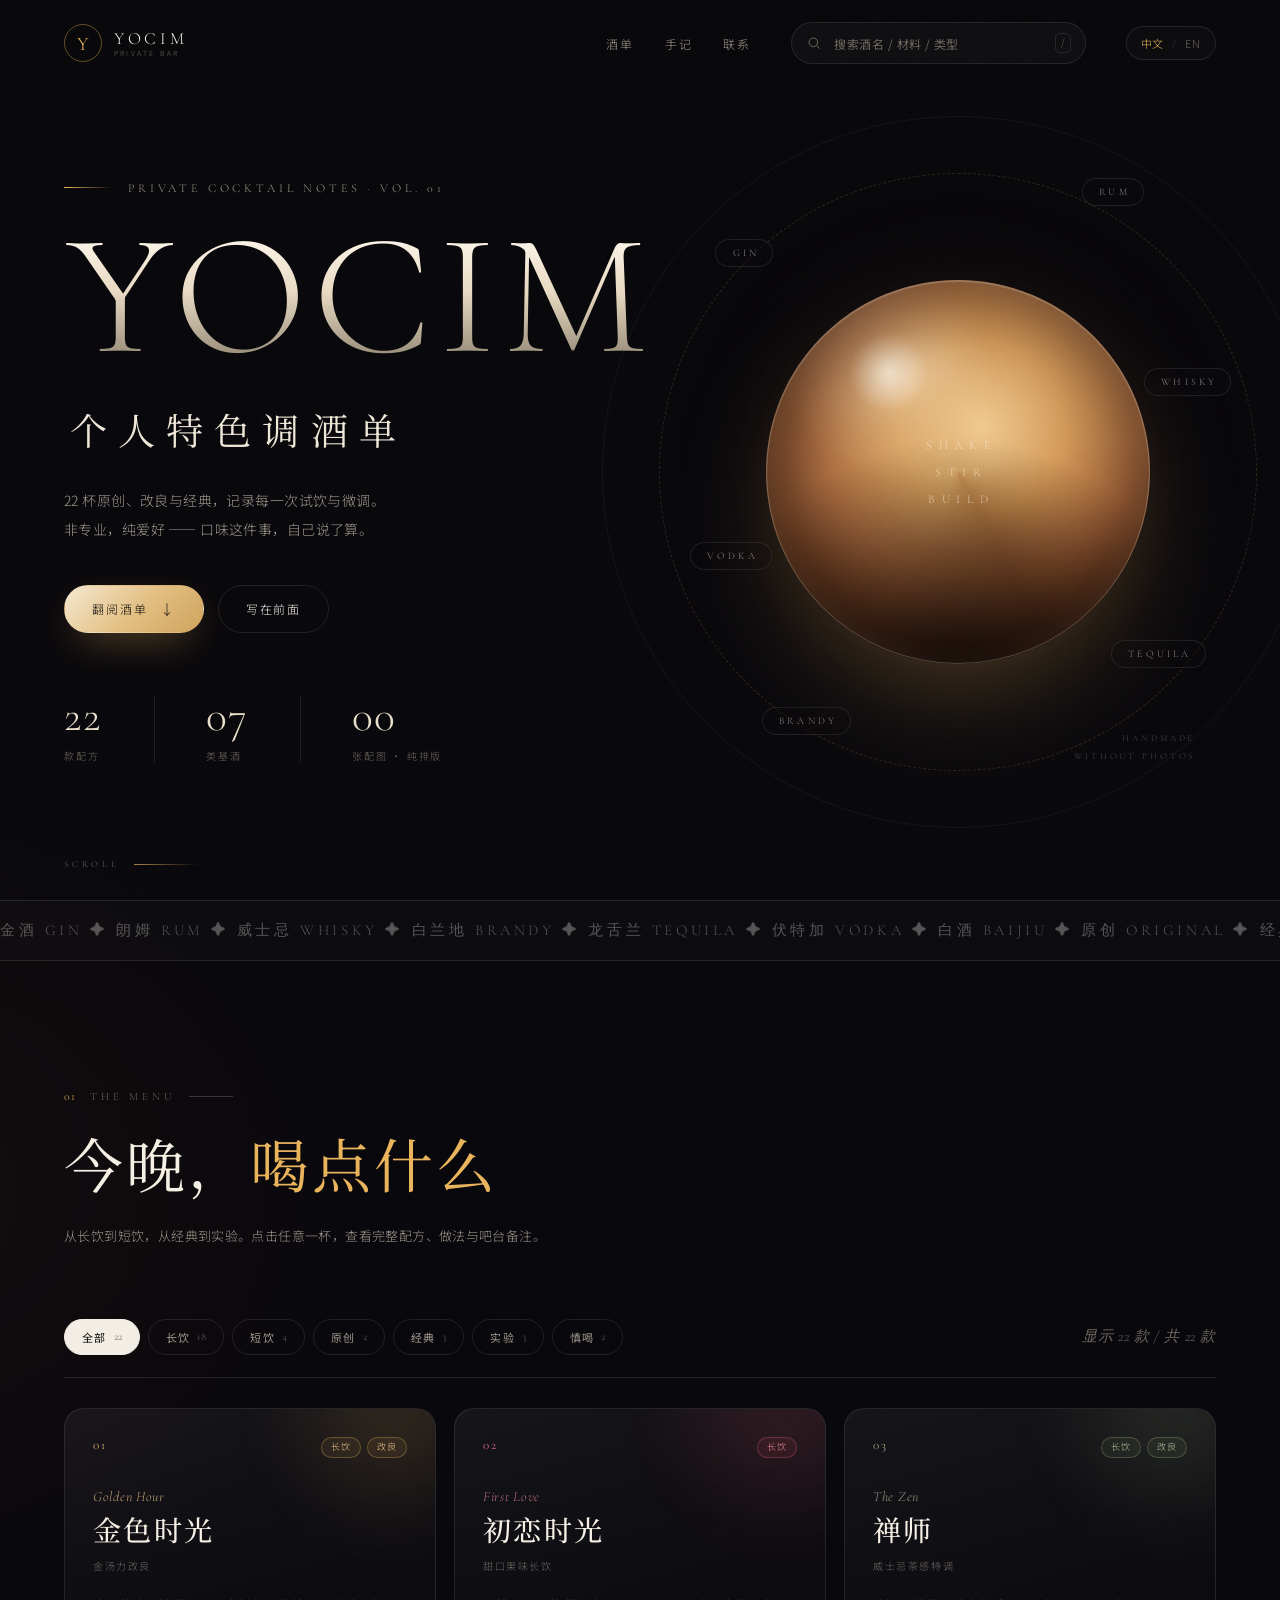
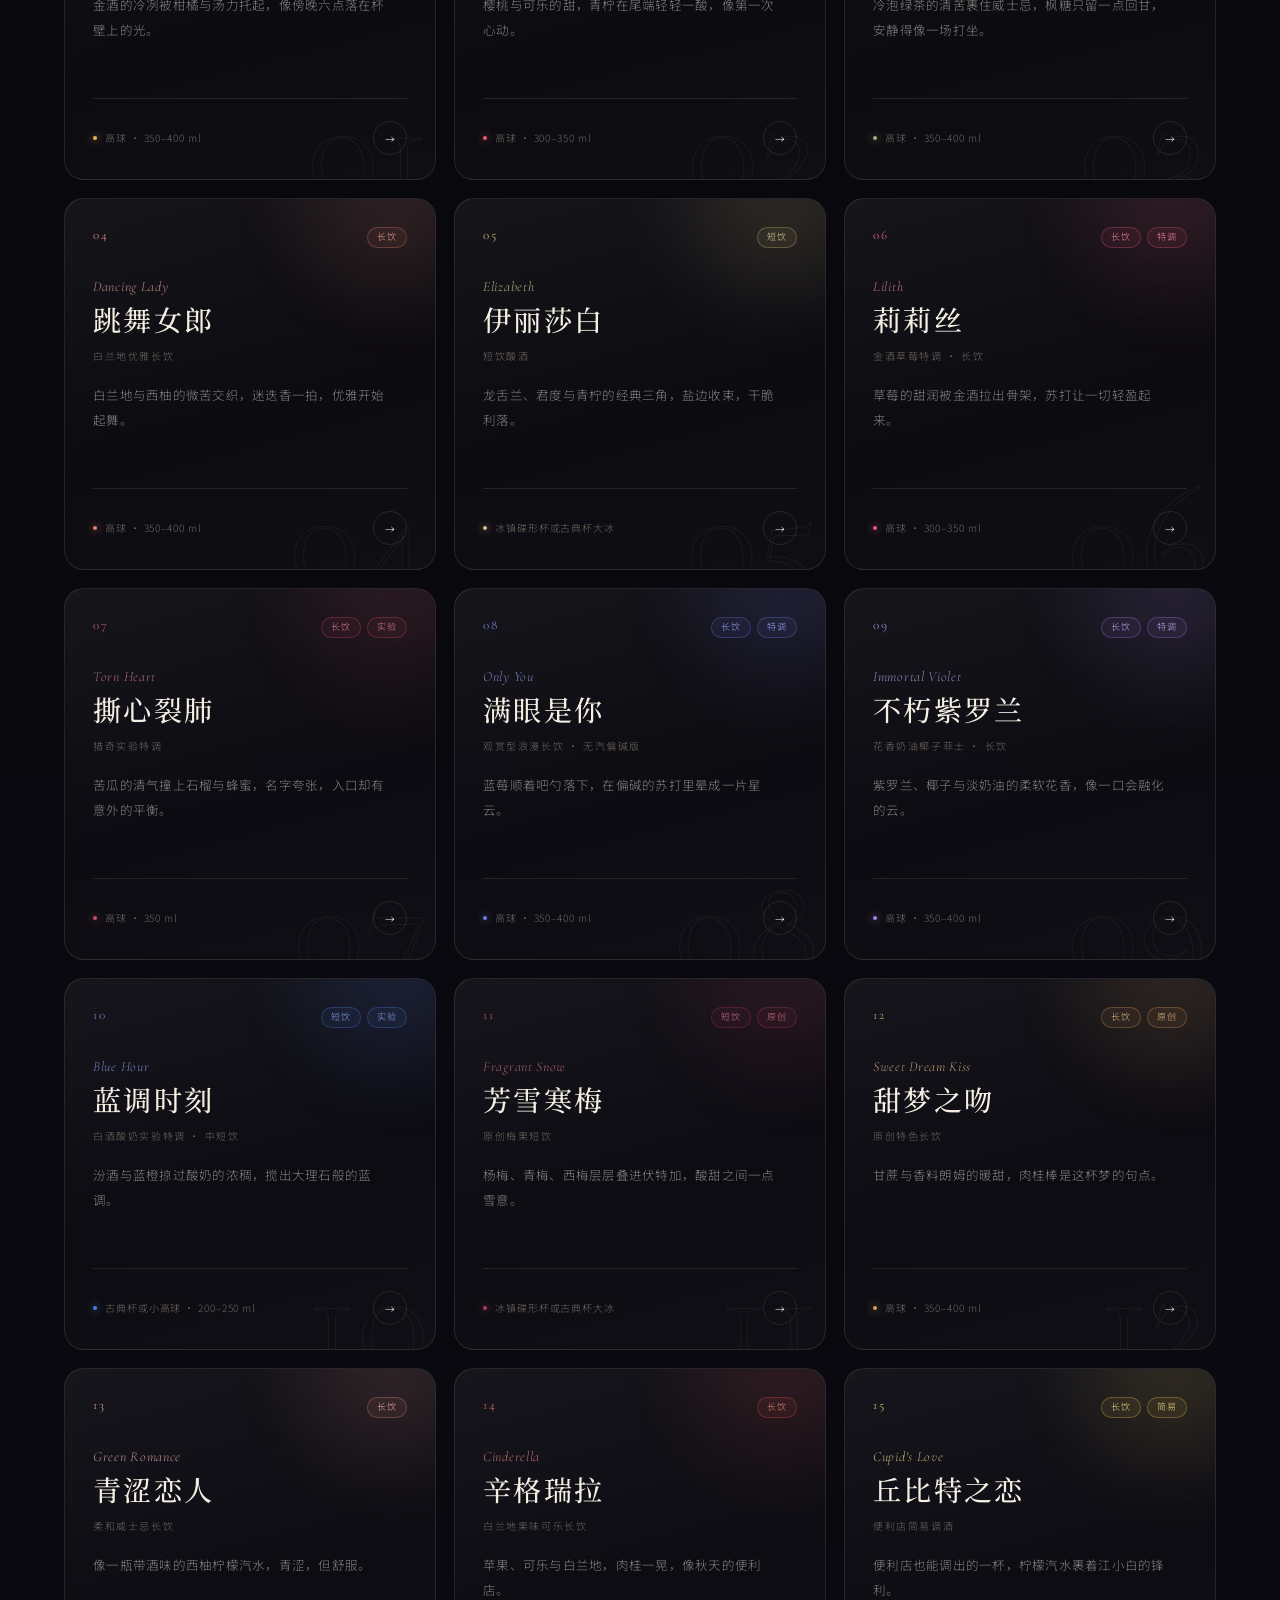
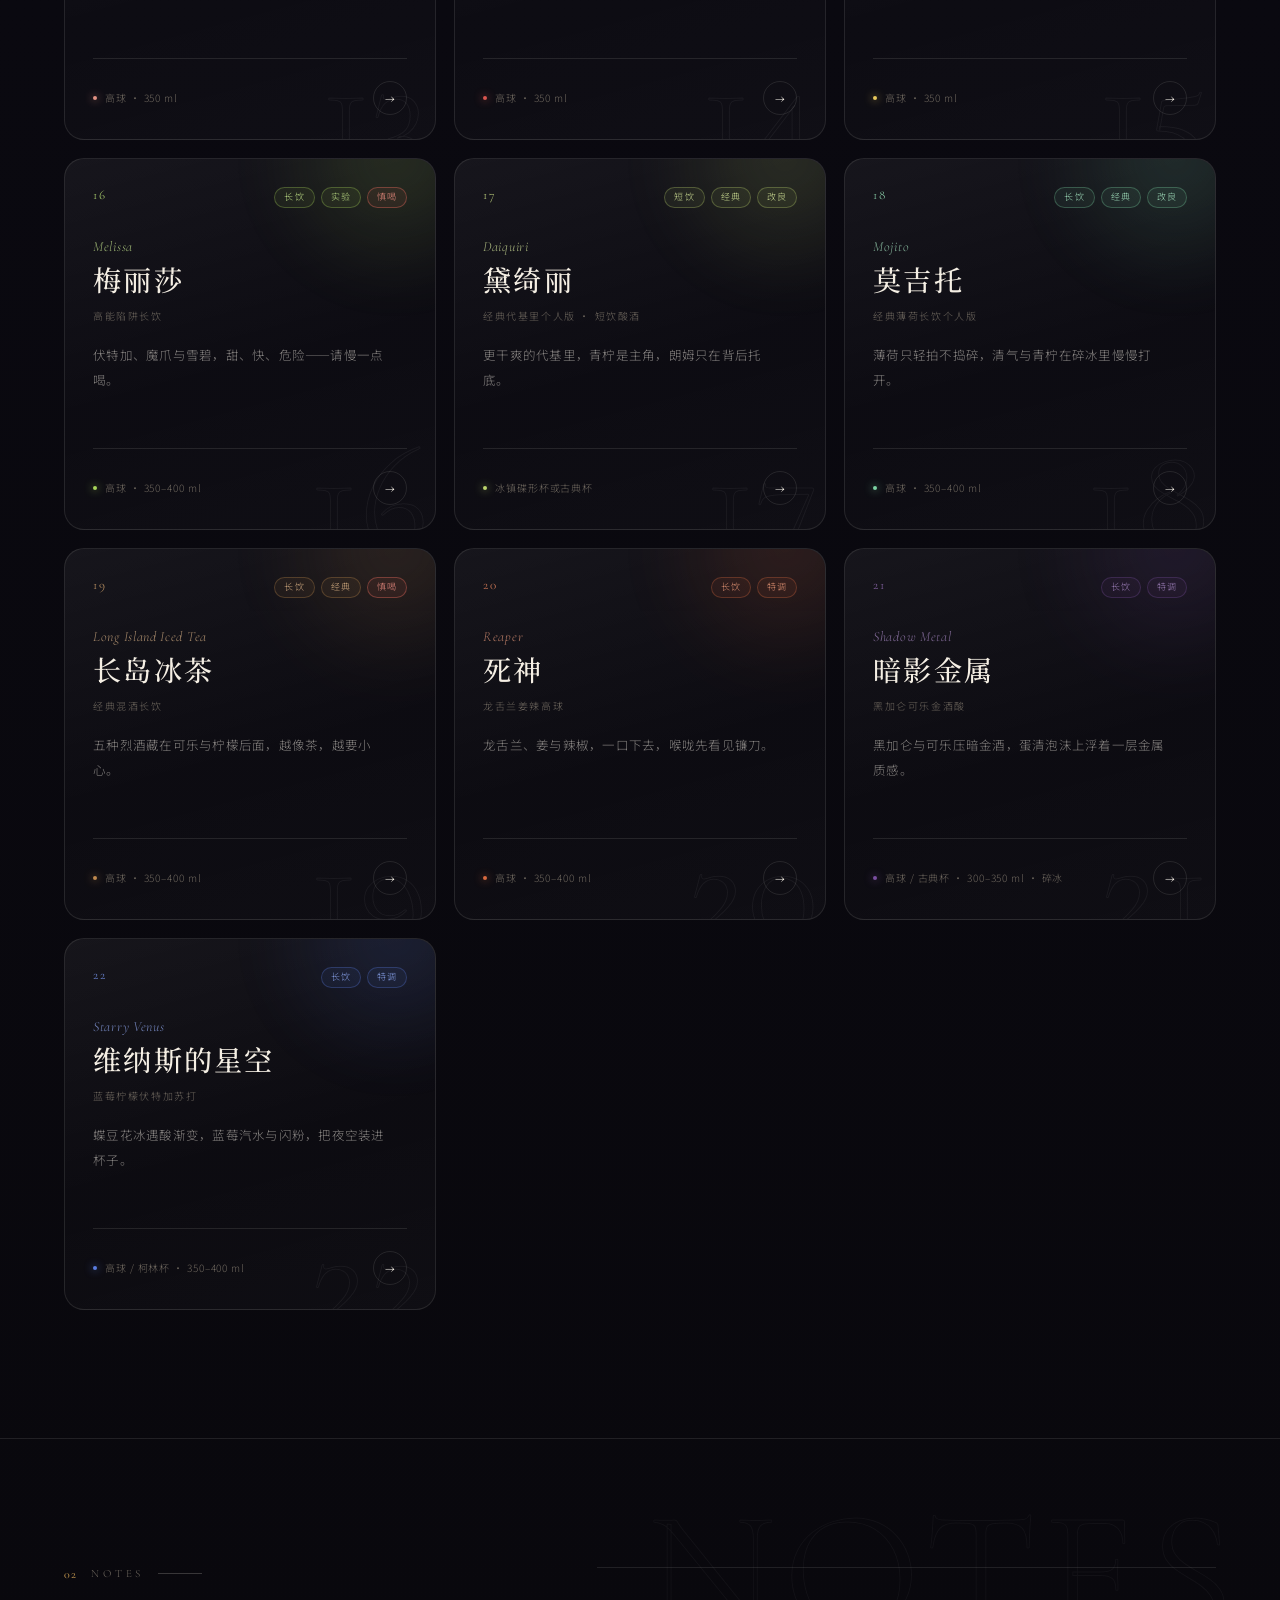
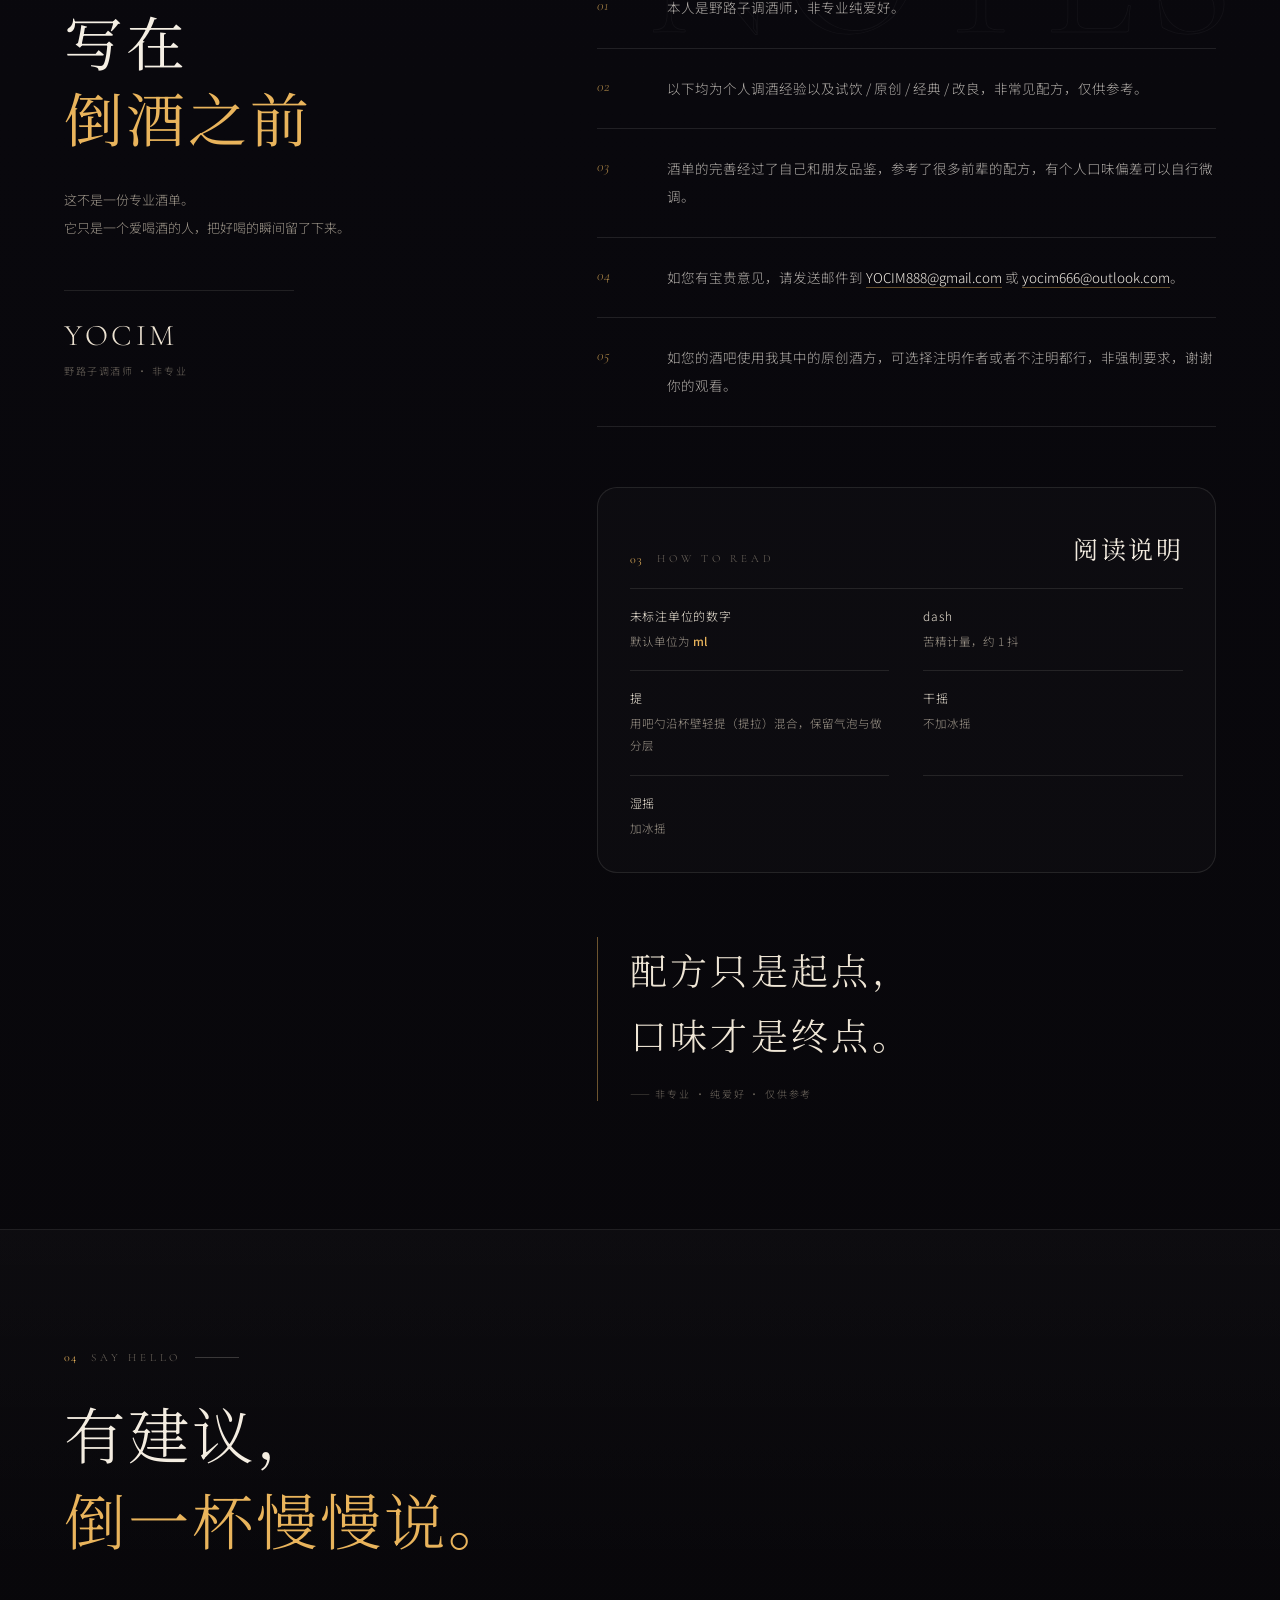
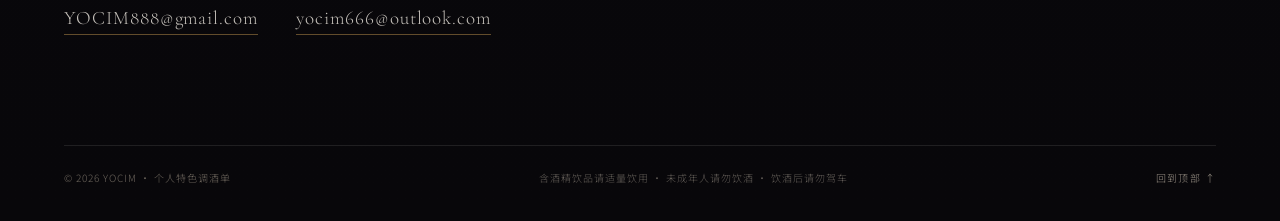
<file: index.html>
<!DOCTYPE html>
<html lang="zh-CN">
<head>
  <meta charset="UTF-8">
  <meta name="viewport" content="width=device-width, initial-scale=1.0">
  <title>YOCIM · 个人特色调酒单</title>
  <meta name="description" content="YOCIM 的私人调酒笔记：22 款原创、改良与经典鸡尾酒配方。非专业，纯爱好，仅供参考。">
  <meta name="theme-color" content="#08070A">
  <link rel="canonical" href="https://cocktail.yocim.top/">
  <link rel="alternate" hreflang="zh-CN" href="https://cocktail.yocim.top/">
  <link rel="alternate" hreflang="en" href="https://cocktail.yocim.top/en/">
  <link rel="alternate" hreflang="x-default" href="https://cocktail.yocim.top/">
  <meta property="og:type" content="website">
  <meta property="og:title" content="YOCIM · 个人特色调酒单">
  <meta property="og:description" content="22 款原创、改良与经典鸡尾酒配方。非专业，纯爱好，仅供参考。">
  <meta property="og:url" content="https://cocktail.yocim.top/">
  <meta property="og:locale" content="zh_CN">
  <meta property="og:locale:alternate" content="en_US">
  <link rel="icon" href="data:image/svg+xml,%3Csvg xmlns='http://www.w3.org/2000/svg' viewBox='0 0 64 64'%3E%3Crect width='64' height='64' rx='14' fill='%230B0A0C'/%3E%3Ctext x='32' y='45' font-family='Georgia,serif' font-size='36' fill='%23E9B45C' text-anchor='middle'%3EY%3C/text%3E%3C/svg%3E">
  <link rel="preconnect" href="https://fonts.googleapis.com">
  <link rel="preconnect" href="https://fonts.gstatic.com" crossorigin>
  <link href="https://fonts.googleapis.com/css2?family=Cormorant+Garamond:ital,wght@0,300;0,400;0,500;0,600;1,300;1,400;1,500&family=Noto+Sans+SC:wght@300;400;500;700&family=Noto+Serif+SC:wght@300;400;600;700&display=swap" rel="stylesheet">
  <link rel="stylesheet" href="assets/css/style.css">
</head>
<body>
  <a class="skip-link" href="#menu">跳到酒单</a>
  <div class="grain" aria-hidden="true"></div>
  <div class="cursor-glow" aria-hidden="true"></div>

  <header class="site-header" id="siteHeader">
    <a class="brand" href="#top" aria-label="YOCIM 首页">
      <span class="brand-mark">Y</span>
      <span class="brand-text">YOCIM<small>PRIVATE BAR</small></span>
    </a>
    <nav class="nav" aria-label="主导航">
      <a href="#menu">酒单</a>
      <a href="#notes">手记</a>
      <a href="#contact">联系</a>
    </nav>
    <label class="search" for="searchInput">
      <svg viewBox="0 0 24 24" fill="none" stroke="currentColor" stroke-width="1.5" aria-hidden="true">
        <circle cx="11" cy="11" r="6.5"></circle>
        <path d="M16 16l4.5 4.5"></path>
      </svg>
      <input id="searchInput" type="search" placeholder="搜索酒名 / 材料 / 类型" autocomplete="off" aria-label="搜索酒单">
      <kbd>/</kbd>
    </label>
    <div class="lang-switch" role="group" aria-label="语言切换 / Language">
      <a href="/" class="active" hreflang="zh-CN" lang="zh-CN" aria-current="page">中文</a>
      <span class="lang-sep" aria-hidden="true">/</span>
      <a href="/en/" hreflang="en" lang="en">EN</a>
    </div>
  </header>

  <main id="top">
    <!-- HERO -->
    <section class="hero" aria-label="个人特色调酒单封面">
      <div class="hero-inner">
        <p class="eyebrow reveal-hero" style="--d:0ms"><span class="eyebrow-line"></span>PRIVATE COCKTAIL NOTES · VOL. 01</p>
        <h1 class="hero-title">
          <span class="hero-word reveal-hero" style="--d:80ms">YOCIM</span>
          <span class="hero-cn reveal-hero" style="--d:180ms">个人特色调酒单</span>
        </h1>
        <p class="hero-sub reveal-hero" style="--d:280ms">22 杯原创、改良与经典，记录每一次试饮与微调。<br>非专业，纯爱好 —— 口味这件事，自己说了算。</p>
        <div class="hero-actions reveal-hero" style="--d:380ms">
          <a class="btn btn-primary" href="#menu">翻阅酒单<span class="btn-arrow">↓</span></a>
          <a class="btn btn-ghost" href="#notes">写在前面</a>
        </div>
        <dl class="hero-stats reveal-hero" style="--d:480ms">
          <div><dt>22</dt><dd>款配方</dd></div>
          <div><dt>07</dt><dd>类基酒</dd></div>
          <div><dt>00</dt><dd>张配图 · 纯排版</dd></div>
        </dl>
      </div>

      <div class="hero-art" aria-hidden="true">
        <div class="orb-glow"></div>
        <div class="orbit orbit-a"></div>
        <div class="orbit orbit-b"></div>
        <div class="orb">
          <div class="orb-core">
            <span>SHAKE</span>
            <span>STIR</span>
            <span>BUILD</span>
          </div>
          <div class="orb-sheen"></div>
        </div>
        <span class="float-tag tag-1">GIN</span>
        <span class="float-tag tag-2">RUM</span>
        <span class="float-tag tag-3">WHISKY</span>
        <span class="float-tag tag-4">TEQUILA</span>
        <span class="float-tag tag-5">BRANDY</span>
        <span class="float-tag tag-6">VODKA</span>
        <p class="hero-art-caption">HANDMADE<br>WITHOUT PHOTOS</p>
      </div>
      <div class="hero-scroll" aria-hidden="true"><span>SCROLL</span><i></i></div>
    </section>

    <!-- MARQUEE -->
    <div class="marquee" aria-hidden="true">
      <div class="marquee-track">
        <span>金酒 GIN ✦ 朗姆 RUM ✦ 威士忌 WHISKY ✦ 白兰地 BRANDY ✦ 龙舌兰 TEQUILA ✦ 伏特加 VODKA ✦ 白酒 BAIJIU ✦ 原创 ORIGINAL ✦ 经典 CLASSIC ✦</span>
        <span>金酒 GIN ✦ 朗姆 RUM ✦ 威士忌 WHISKY ✦ 白兰地 BRANDY ✦ 龙舌兰 TEQUILA ✦ 伏特加 VODKA ✦ 白酒 BAIJIU ✦ 原创 ORIGINAL ✦ 经典 CLASSIC ✦</span>
      </div>
    </div>

    <!-- MENU -->
    <section class="section menu-section" id="menu">
      <div class="section-head reveal">
        <p class="section-index"><span>01</span>THE MENU</p>
        <h2 class="section-title">今晚，<em>喝点什么</em></h2>
        <p class="section-desc">从长饮到短饮，从经典到实验。点击任意一杯，查看完整配方、做法与吧台备注。</p>
      </div>

      <div class="toolbar reveal">
        <div class="chips" id="filterChips" role="group" aria-label="按类别筛选"></div>
        <p class="result-count" id="resultCount" aria-live="polite">显示 22 款</p>
      </div>

      <div class="grid" id="menuGrid"></div>

      <div class="empty" id="emptyState" hidden>
        <p class="empty-mark">∅</p>
        <h3>没有找到这一杯</h3>
        <p>换个关键词，或者清除筛选再翻一遍。</p>
        <button class="btn btn-ghost" id="resetFilter" type="button">清除筛选</button>
      </div>
    </section>

    <!-- NOTES -->
    <section class="section notes-section" id="notes">
      <div class="notes-grid">
        <div class="notes-intro reveal">
          <p class="section-index"><span>02</span>NOTES</p>
          <h2 class="section-title">写在<br><em>倒酒之前</em></h2>
          <p class="notes-lede">这不是一份专业酒单。<br>它只是一个爱喝酒的人，把好喝的瞬间留了下来。</p>
          <div class="signature">
            <span class="signature-name">YOCIM</span>
            <span class="signature-role">野路子调酒师 · 非专业</span>
          </div>
        </div>

        <div class="notes-main">
          <ol class="notes-list">
            <li class="reveal"><span>01</span><p>本人是野路子调酒师，非专业纯爱好。</p></li>
            <li class="reveal"><span>02</span><p>以下均为个人调酒经验以及试饮 / 原创 / 经典 / 改良，非常见配方，仅供参考。</p></li>
            <li class="reveal"><span>03</span><p>酒单的完善经过了自己和朋友品鉴，参考了很多前辈的配方，有个人口味偏差可以自行微调。</p></li>
            <li class="reveal"><span>04</span><p>如您有宝贵意见，请发送邮件到 <a href="mailto:YOCIM888@gmail.com">YOCIM888@gmail.com</a> 或 <a href="mailto:yocim666@outlook.com">yocim666@outlook.com</a>。</p></li>
            <li class="reveal"><span>05</span><p>如您的酒吧使用我其中的原创酒方，可选择注明作者或者不注明都行，非强制要求，谢谢你的观看。</p></li>
          </ol>

          <div class="guide reveal">
            <div class="guide-head">
              <p class="section-index"><span>03</span>HOW TO READ</p>
              <h3>阅读说明</h3>
            </div>
            <dl class="guide-grid">
              <div><dt>未标注单位的数字</dt><dd>默认单位为 <strong>ml</strong></dd></div>
              <div><dt>dash</dt><dd>苦精计量，约 1 抖</dd></div>
              <div><dt>提</dt><dd>用吧勺沿杯壁轻提（提拉）混合，保留气泡与做分层</dd></div>
              <div><dt>干摇</dt><dd>不加冰摇</dd></div>
              <div><dt>湿摇</dt><dd>加冰摇</dd></div>
            </dl>
          </div>

          <blockquote class="pull-quote reveal">
            <p>配方只是起点，<br>口味才是终点。</p>
            <cite>—— 非专业 · 纯爱好 · 仅供参考</cite>
          </blockquote>
        </div>
      </div>
    </section>
  </main>

  <!-- FOOTER -->
  <footer class="site-footer" id="contact">
    <div class="footer-top">
      <p class="section-index"><span>04</span>SAY HELLO</p>
      <h2>有建议，<br><em>倒一杯慢慢说。</em></h2>
      <div class="footer-mails">
        <a href="mailto:YOCIM888@gmail.com">YOCIM888@gmail.com</a>
        <a href="mailto:yocim666@outlook.com">yocim666@outlook.com</a>
      </div>
    </div>
    <div class="footer-bottom">
      <p>© 2026 YOCIM · 个人特色调酒单</p>
      <p class="footer-warning">含酒精饮品请适量饮用 · 未成年人请勿饮酒 · 饮酒后请勿驾车</p>
      <a class="to-top" href="#top">回到顶部 ↑</a>
    </div>
  </footer>

  <!-- MODAL -->
  <div class="modal" id="modal" aria-hidden="true">
    <div class="modal-backdrop" data-close></div>
    <div class="modal-panel" role="dialog" aria-modal="true" aria-labelledby="modalTitle">
      <button class="modal-close" data-close aria-label="关闭详情" type="button">
        <svg viewBox="0 0 24 24" fill="none" stroke="currentColor" stroke-width="1.4" aria-hidden="true"><path d="M6 6l12 12M18 6L6 18"/></svg>
      </button>
      <aside class="modal-aside">
        <div class="modal-aside-inner">
          <div class="modal-aside-top">
            <span class="modal-no" id="modalNo">01</span>
            <span class="modal-tags" id="modalTags"></span>
          </div>
          <div class="modal-aside-main">
            <p class="modal-en" id="modalEn">Golden Hour</p>
            <h3 class="modal-title" id="modalTitle">金色时光</h3>
            <p class="modal-type" id="modalType"></p>
            <p class="modal-brief" id="modalBrief"></p>
          </div>
          <div class="modal-aside-bottom">
            <div><span>杯型</span><p id="modalGlass"></p></div>
            <div><span>材料</span><p id="modalCount"></p></div>
          </div>
          <div class="modal-nav">
            <button type="button" id="prevDrink">← 上一杯</button>
            <button type="button" id="nextDrink">下一杯 →</button>
          </div>
        </div>
        <span class="modal-watermark" id="modalWatermark" aria-hidden="true">01</span>
      </aside>
      <div class="modal-body">
        <section class="recipe-block">
          <h4><span>01</span>配方</h4>
          <div class="table-wrap">
            <table class="recipe-table">
              <thead><tr><th>材料</th><th>用量</th><th>备注</th></tr></thead>
              <tbody id="modalIngredients"></tbody>
            </table>
          </div>
        </section>
        <section class="recipe-block">
          <h4><span>02</span>做法</h4>
          <p class="recipe-text" id="modalMethod"></p>
        </section>
        <section class="recipe-block" id="modalNotesBlock">
          <h4><span>03</span>吧台备注</h4>
          <p class="recipe-text recipe-note" id="modalNotes"></p>
        </section>
      </div>
    </div>
  </div>

  <script src="assets/js/data.js"></script>
  <script src="assets/js/app.js"></script>
</body>
</html>
</file>
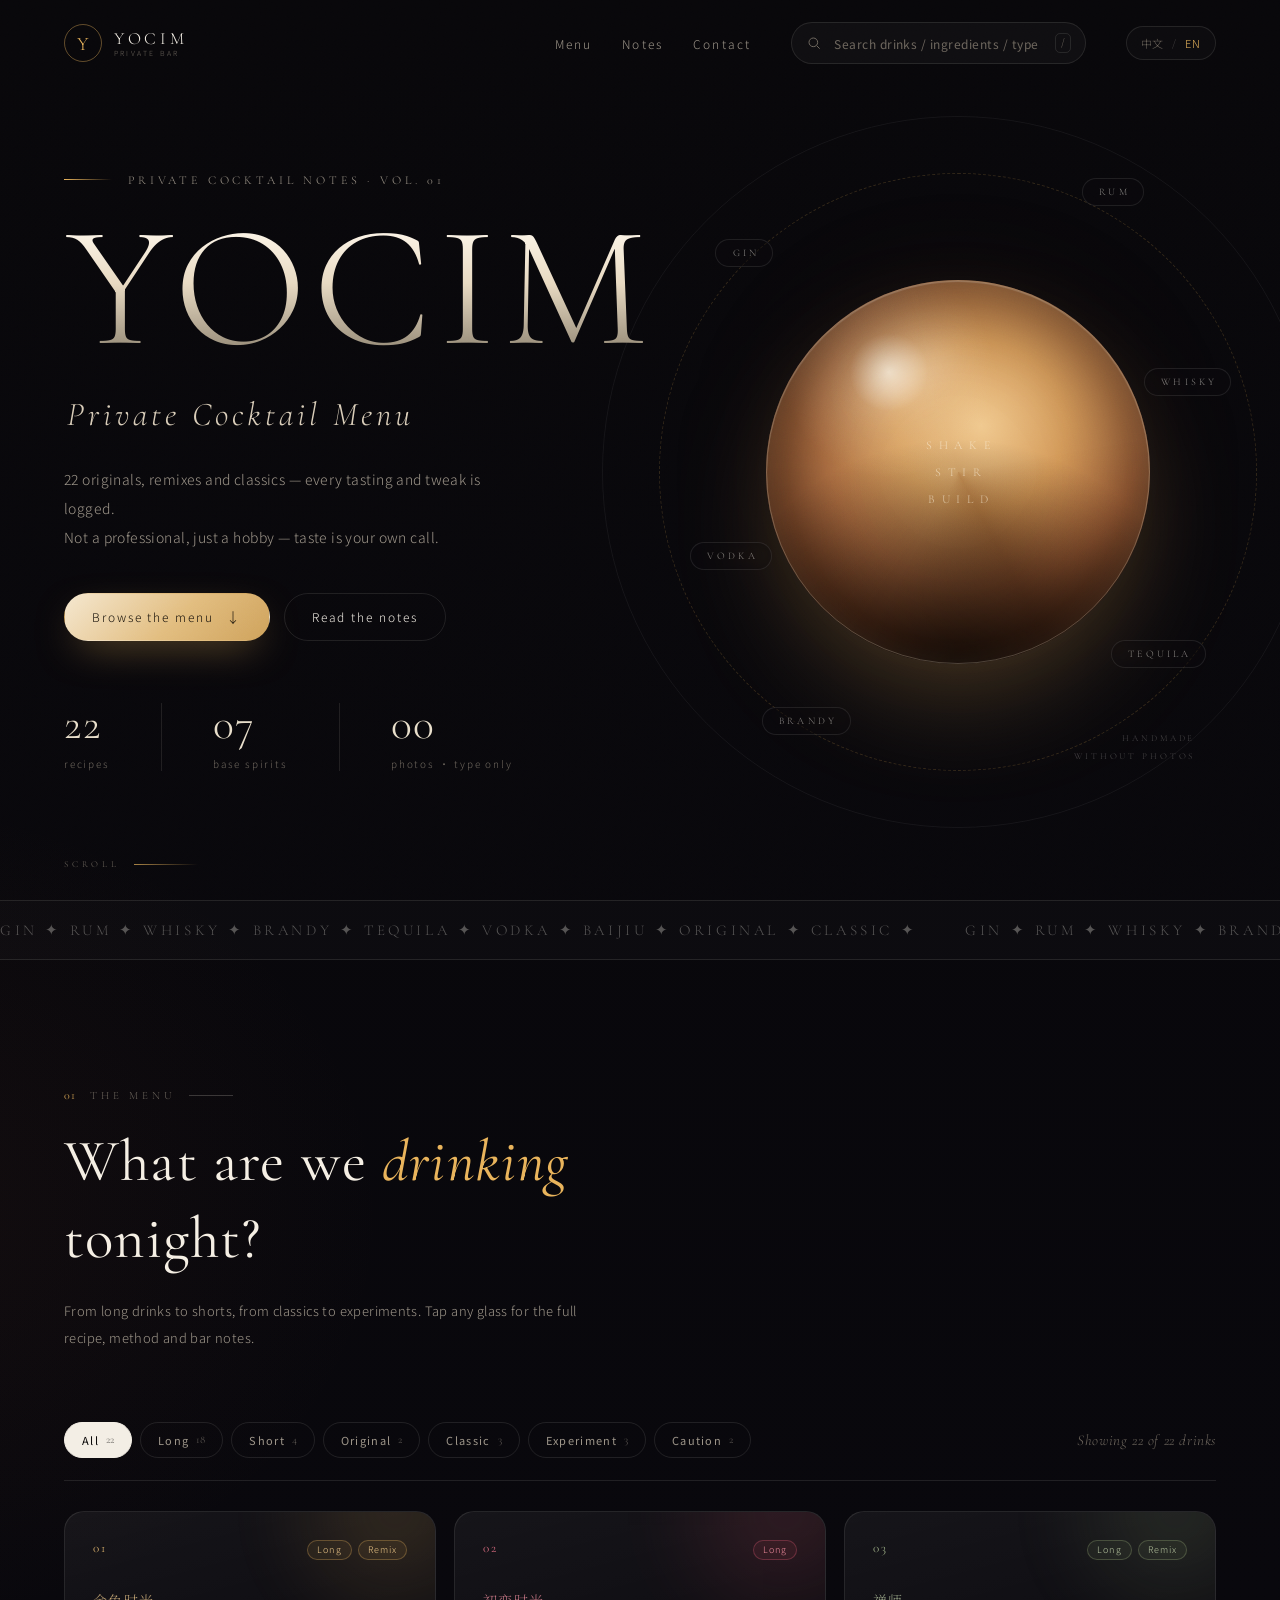
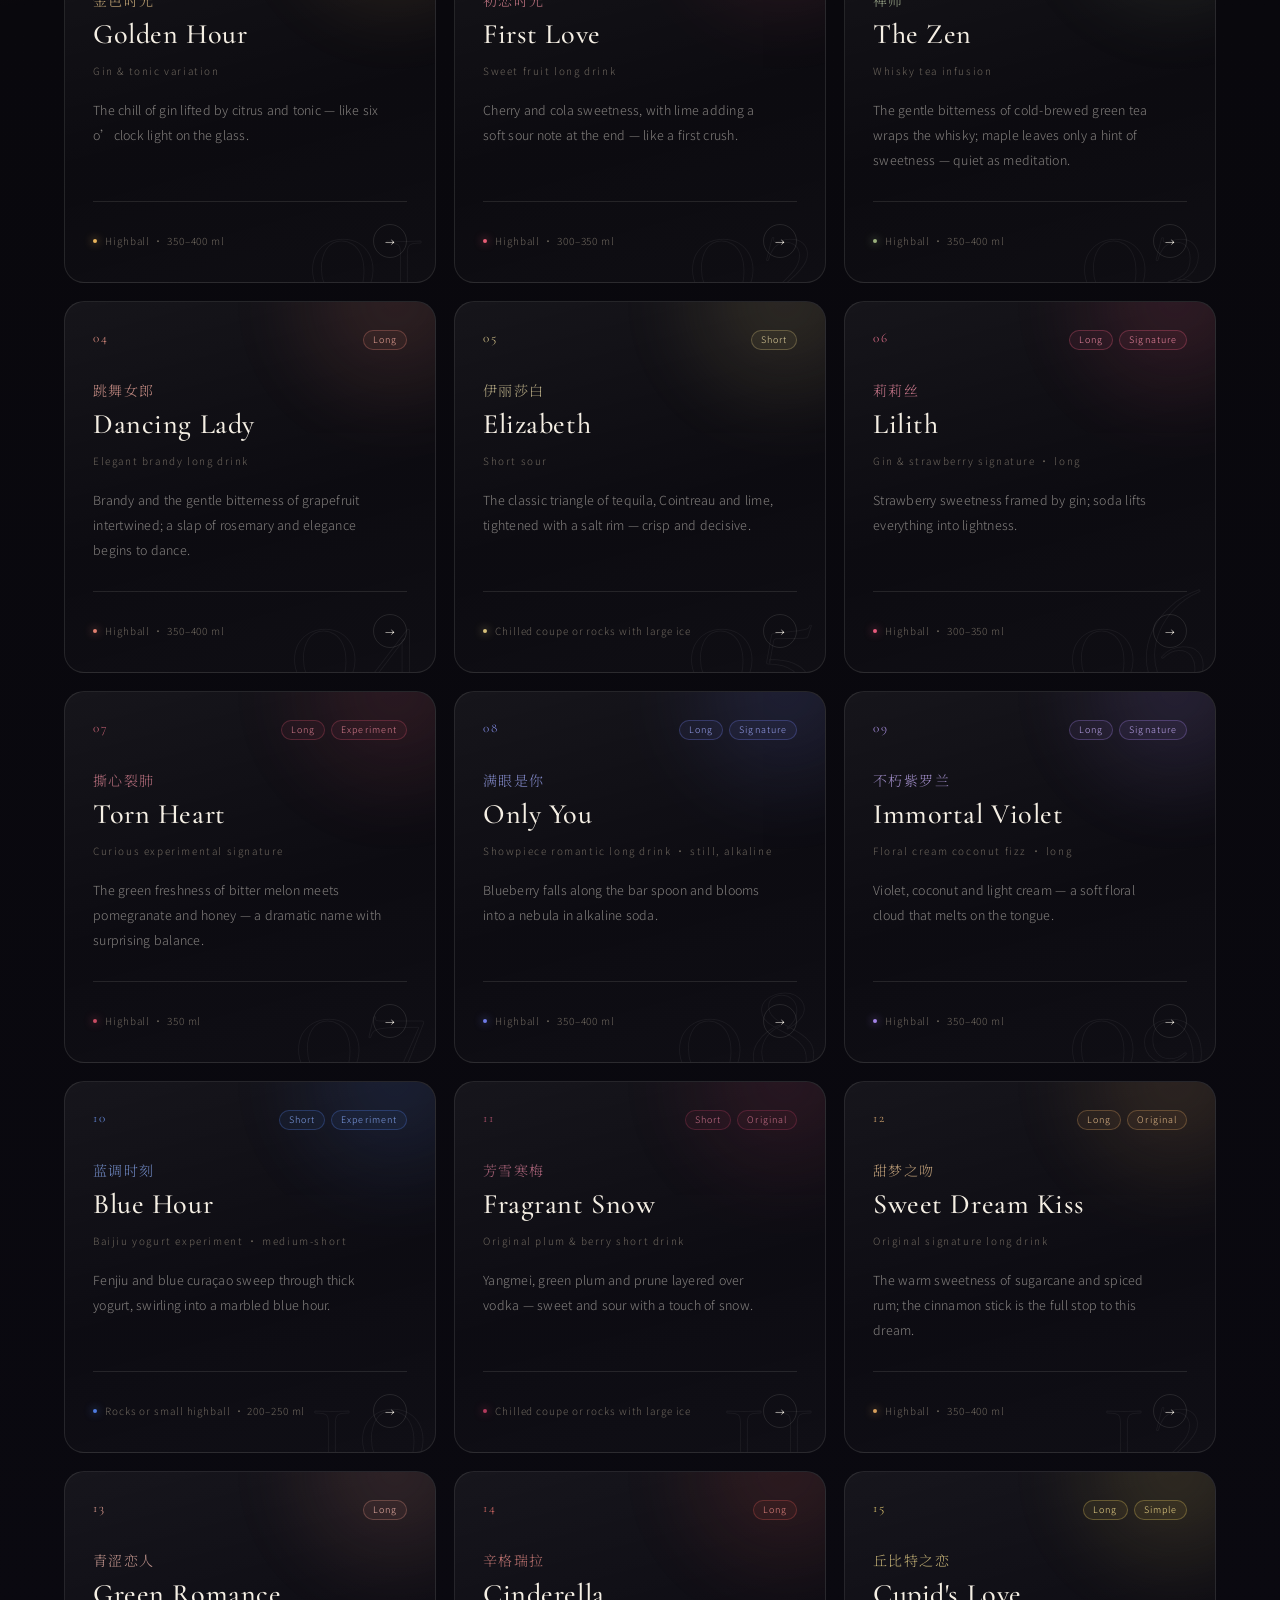
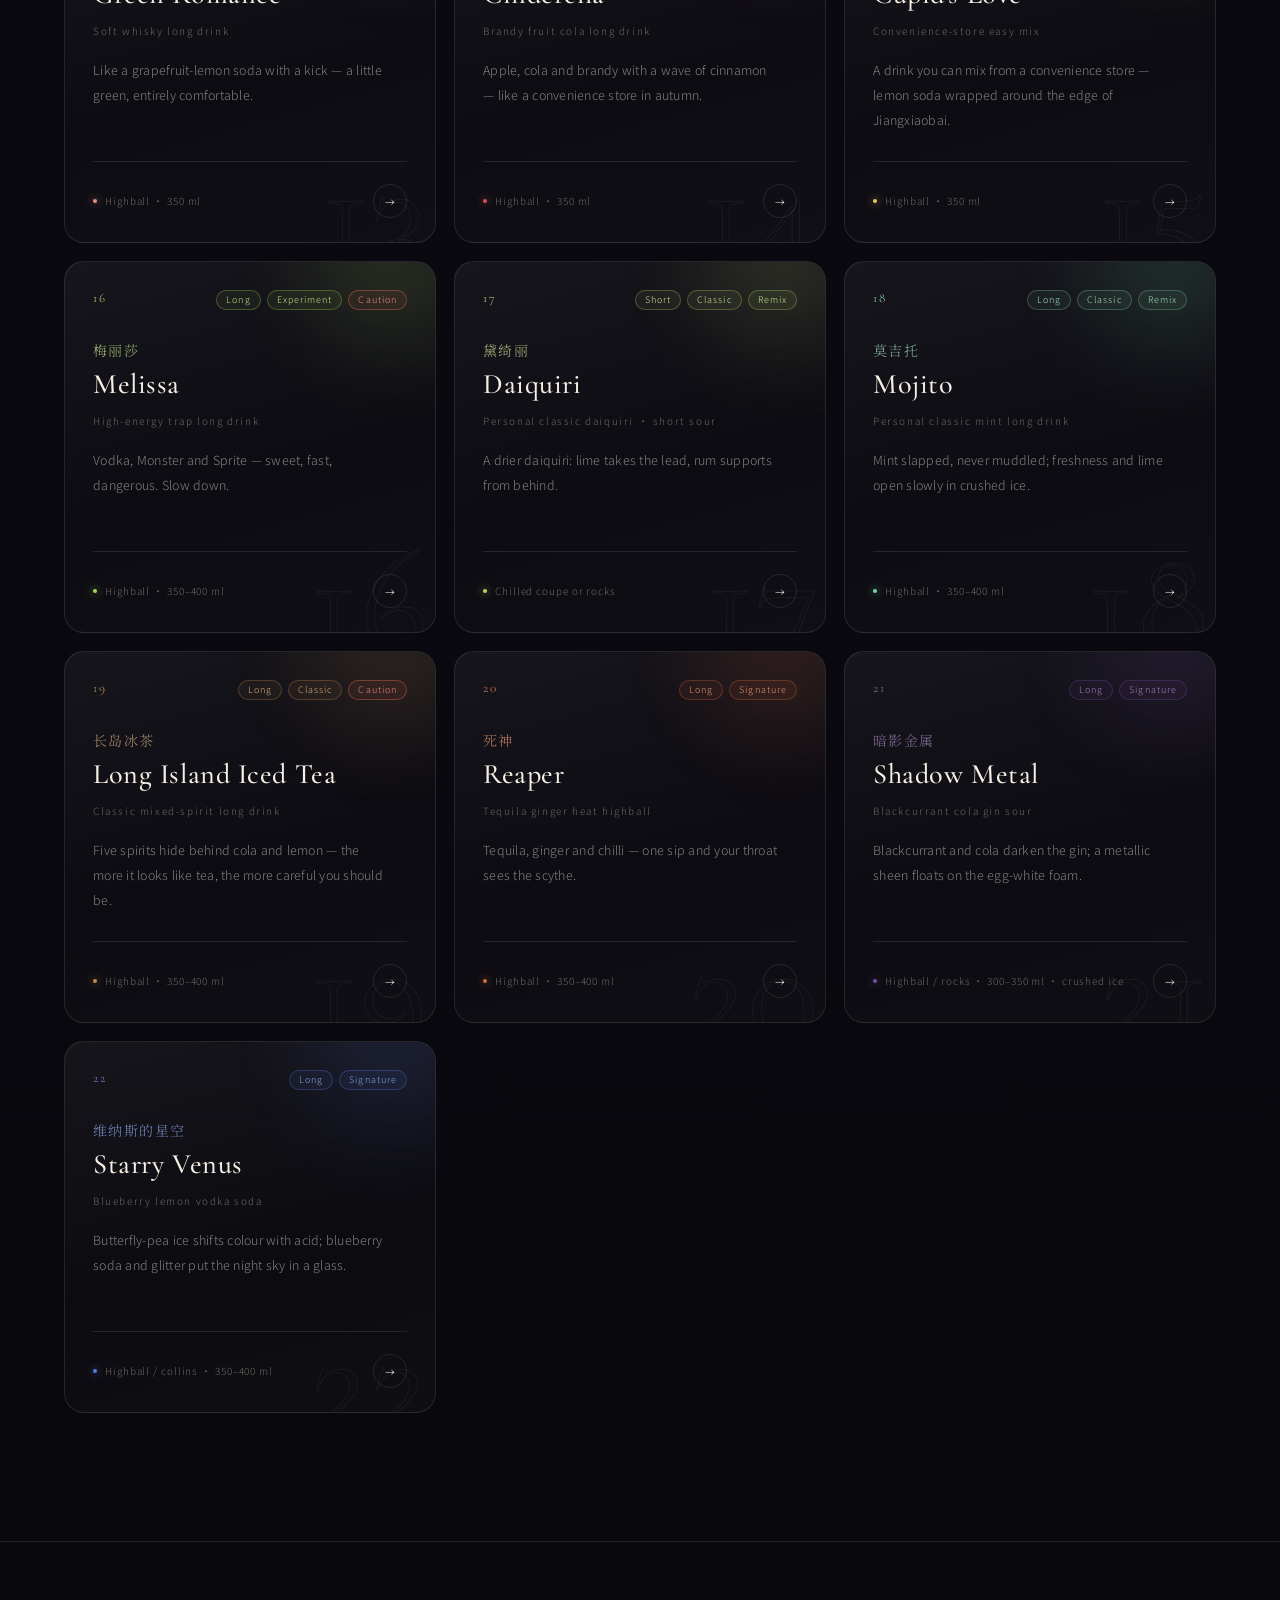
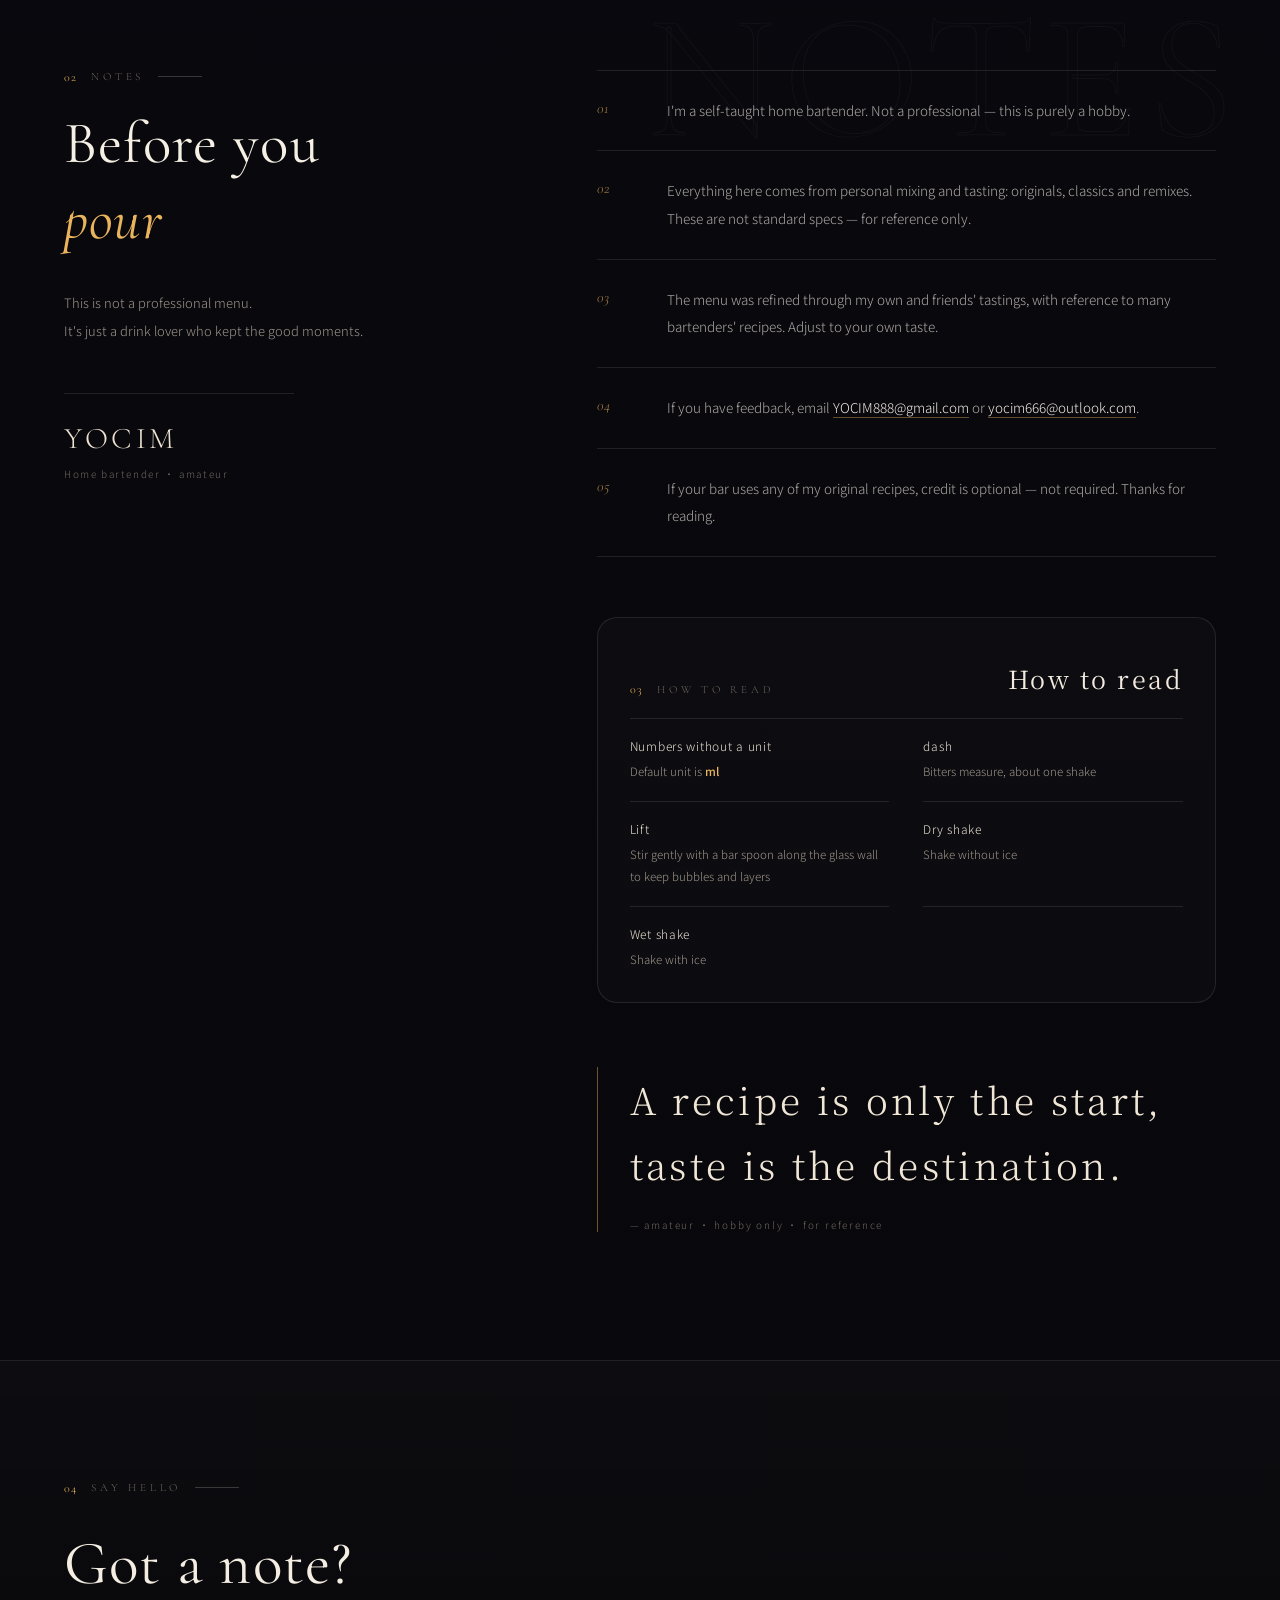
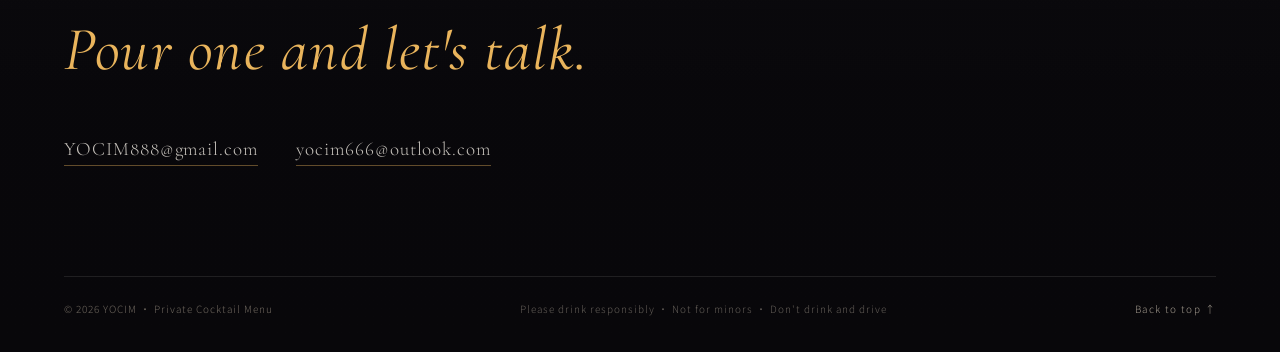
<file: en/index.html>
<!DOCTYPE html>
<html lang="en">
<head>
  <meta charset="UTF-8">
  <meta name="viewport" content="width=device-width, initial-scale=1.0">
  <title>YOCIM · Private Cocktail Menu</title>
  <meta name="description" content="YOCIM's private cocktail notes: 22 original, remixed and classic recipes. Not a professional — a hobby, for reference only.">
  <meta name="theme-color" content="#08070A">
  <link rel="canonical" href="https://cocktail.yocim.top/en/">
  <link rel="alternate" hreflang="zh-CN" href="https://cocktail.yocim.top/">
  <link rel="alternate" hreflang="en" href="https://cocktail.yocim.top/en/">
  <link rel="alternate" hreflang="x-default" href="https://cocktail.yocim.top/">
  <meta property="og:type" content="website">
  <meta property="og:title" content="YOCIM · Private Cocktail Menu">
  <meta property="og:description" content="22 original, remixed and classic cocktail recipes. Not a professional — a hobby, for reference only.">
  <meta property="og:url" content="https://cocktail.yocim.top/en/">
  <meta property="og:locale" content="en_US">
  <meta property="og:locale:alternate" content="zh_CN">
  <link rel="icon" href="data:image/svg+xml,%3Csvg xmlns='http://www.w3.org/2000/svg' viewBox='0 0 64 64'%3E%3Crect width='64' height='64' rx='14' fill='%230B0A0C'/%3E%3Ctext x='32' y='45' font-family='Georgia,serif' font-size='36' fill='%23E9B45C' text-anchor='middle'%3EY%3C/text%3E%3C/svg%3E">
  <link rel="preconnect" href="https://fonts.googleapis.com">
  <link rel="preconnect" href="https://fonts.gstatic.com" crossorigin>
  <link href="https://fonts.googleapis.com/css2?family=Cormorant+Garamond:ital,wght@0,300;0,400;0,500;0,600;1,300;1,400;1,500&family=Noto+Sans+SC:wght@300;400;500;700&family=Noto+Serif+SC:wght@300;400;600;700&display=swap" rel="stylesheet">
  <link rel="stylesheet" href="../assets/css/style.css">
</head>
<body>
  <a class="skip-link" href="#menu">Skip to menu</a>
  <div class="grain" aria-hidden="true"></div>
  <div class="cursor-glow" aria-hidden="true"></div>

  <header class="site-header" id="siteHeader">
    <a class="brand" href="#top" aria-label="YOCIM home">
      <span class="brand-mark">Y</span>
      <span class="brand-text">YOCIM<small>PRIVATE BAR</small></span>
    </a>
    <nav class="nav" aria-label="Main navigation">
      <a href="#menu">Menu</a>
      <a href="#notes">Notes</a>
      <a href="#contact">Contact</a>
    </nav>
    <label class="search" for="searchInput">
      <svg viewBox="0 0 24 24" fill="none" stroke="currentColor" stroke-width="1.5" aria-hidden="true">
        <circle cx="11" cy="11" r="6.5"></circle>
        <path d="M16 16l4.5 4.5"></path>
      </svg>
      <input id="searchInput" type="search" placeholder="Search drinks / ingredients / type" autocomplete="off" aria-label="Search the menu">
      <kbd>/</kbd>
    </label>
    <div class="lang-switch" role="group" aria-label="Language / 语言切换">
      <a href="/" hreflang="zh-CN" lang="zh-CN">中文</a>
      <span class="lang-sep" aria-hidden="true">/</span>
      <a href="/en/" class="active" hreflang="en" lang="en" aria-current="page">EN</a>
    </div>
  </header>

  <main id="top">
    <!-- HERO -->
    <section class="hero" aria-label="Private cocktail menu cover">
      <div class="hero-inner">
        <p class="eyebrow reveal-hero" style="--d:0ms"><span class="eyebrow-line"></span>PRIVATE COCKTAIL NOTES · VOL. 01</p>
        <h1 class="hero-title">
          <span class="hero-word reveal-hero" style="--d:80ms">YOCIM</span>
          <span class="hero-cn reveal-hero" style="--d:180ms">Private Cocktail Menu</span>
        </h1>
        <p class="hero-sub reveal-hero" style="--d:280ms">22 originals, remixes and classics — every tasting and tweak is logged.<br>Not a professional, just a hobby — taste is your own call.</p>
        <div class="hero-actions reveal-hero" style="--d:380ms">
          <a class="btn btn-primary" href="#menu">Browse the menu<span class="btn-arrow">↓</span></a>
          <a class="btn btn-ghost" href="#notes">Read the notes</a>
        </div>
        <dl class="hero-stats reveal-hero" style="--d:480ms">
          <div><dt>22</dt><dd>recipes</dd></div>
          <div><dt>07</dt><dd>base spirits</dd></div>
          <div><dt>00</dt><dd>photos · type only</dd></div>
        </dl>
      </div>

      <div class="hero-art" aria-hidden="true">
        <div class="orb-glow"></div>
        <div class="orbit orbit-a"></div>
        <div class="orbit orbit-b"></div>
        <div class="orb">
          <div class="orb-core">
            <span>SHAKE</span>
            <span>STIR</span>
            <span>BUILD</span>
          </div>
          <div class="orb-sheen"></div>
        </div>
        <span class="float-tag tag-1">GIN</span>
        <span class="float-tag tag-2">RUM</span>
        <span class="float-tag tag-3">WHISKY</span>
        <span class="float-tag tag-4">TEQUILA</span>
        <span class="float-tag tag-5">BRANDY</span>
        <span class="float-tag tag-6">VODKA</span>
        <p class="hero-art-caption">HANDMADE<br>WITHOUT PHOTOS</p>
      </div>
      <div class="hero-scroll" aria-hidden="true"><span>SCROLL</span><i></i></div>
    </section>

    <!-- MARQUEE -->
    <div class="marquee" aria-hidden="true">
      <div class="marquee-track">
        <span>GIN ✦ RUM ✦ WHISKY ✦ BRANDY ✦ TEQUILA ✦ VODKA ✦ BAIJIU ✦ ORIGINAL ✦ CLASSIC ✦</span>
        <span>GIN ✦ RUM ✦ WHISKY ✦ BRANDY ✦ TEQUILA ✦ VODKA ✦ BAIJIU ✦ ORIGINAL ✦ CLASSIC ✦</span>
      </div>
    </div>

    <!-- MENU -->
    <section class="section menu-section" id="menu">
      <div class="section-head reveal">
        <p class="section-index"><span>01</span>THE MENU</p>
        <h2 class="section-title">What are we <em>drinking</em> tonight?</h2>
        <p class="section-desc">From long drinks to shorts, from classics to experiments. Tap any glass for the full recipe, method and bar notes.</p>
      </div>

      <div class="toolbar reveal">
        <div class="chips" id="filterChips" role="group" aria-label="Filter by category"></div>
        <p class="result-count" id="resultCount" aria-live="polite">Showing 22 of 22 drinks</p>
      </div>

      <div class="grid" id="menuGrid"></div>

      <div class="empty" id="emptyState" hidden>
        <p class="empty-mark">∅</p>
        <h3>Nothing in the shaker</h3>
        <p>Try another keyword, or clear the filters and look again.</p>
        <button class="btn btn-ghost" id="resetFilter" type="button">Clear filters</button>
      </div>
    </section>

    <!-- NOTES -->
    <section class="section notes-section" id="notes">
      <div class="notes-grid">
        <div class="notes-intro reveal">
          <p class="section-index"><span>02</span>NOTES</p>
          <h2 class="section-title">Before you<br><em>pour</em></h2>
          <p class="notes-lede">This is not a professional menu.<br>It's just a drink lover who kept the good moments.</p>
          <div class="signature">
            <span class="signature-name">YOCIM</span>
            <span class="signature-role">Home bartender · amateur</span>
          </div>
        </div>

        <div class="notes-main">
          <ol class="notes-list">
            <li class="reveal"><span>01</span><p>I'm a self-taught home bartender. Not a professional — this is purely a hobby.</p></li>
            <li class="reveal"><span>02</span><p>Everything here comes from personal mixing and tasting: originals, classics and remixes. These are not standard specs — for reference only.</p></li>
            <li class="reveal"><span>03</span><p>The menu was refined through my own and friends' tastings, with reference to many bartenders' recipes. Adjust to your own taste.</p></li>
            <li class="reveal"><span>04</span><p>If you have feedback, email <a href="mailto:YOCIM888@gmail.com">YOCIM888@gmail.com</a> or <a href="mailto:yocim666@outlook.com">yocim666@outlook.com</a>.</p></li>
            <li class="reveal"><span>05</span><p>If your bar uses any of my original recipes, credit is optional — not required. Thanks for reading.</p></li>
          </ol>

          <div class="guide reveal">
            <div class="guide-head">
              <p class="section-index"><span>03</span>HOW TO READ</p>
              <h3>How to read</h3>
            </div>
            <dl class="guide-grid">
              <div><dt>Numbers without a unit</dt><dd>Default unit is <strong>ml</strong></dd></div>
              <div><dt>dash</dt><dd>Bitters measure, about one shake</dd></div>
              <div><dt>Lift</dt><dd>Stir gently with a bar spoon along the glass wall to keep bubbles and layers</dd></div>
              <div><dt>Dry shake</dt><dd>Shake without ice</dd></div>
              <div><dt>Wet shake</dt><dd>Shake with ice</dd></div>
            </dl>
          </div>

          <blockquote class="pull-quote reveal">
            <p>A recipe is only the start,<br>taste is the destination.</p>
            <cite>— amateur · hobby only · for reference</cite>
          </blockquote>
        </div>
      </div>
    </section>
  </main>

  <!-- FOOTER -->
  <footer class="site-footer" id="contact">
    <div class="footer-top">
      <p class="section-index"><span>04</span>SAY HELLO</p>
      <h2>Got a note?<br><em>Pour one and let's talk.</em></h2>
      <div class="footer-mails">
        <a href="mailto:YOCIM888@gmail.com">YOCIM888@gmail.com</a>
        <a href="mailto:yocim666@outlook.com">yocim666@outlook.com</a>
      </div>
    </div>
    <div class="footer-bottom">
      <p>© 2026 YOCIM · Private Cocktail Menu</p>
      <p class="footer-warning">Please drink responsibly · Not for minors · Don't drink and drive</p>
      <a class="to-top" href="#top">Back to top ↑</a>
    </div>
  </footer>

  <!-- MODAL -->
  <div class="modal" id="modal" aria-hidden="true">
    <div class="modal-backdrop" data-close></div>
    <div class="modal-panel" role="dialog" aria-modal="true" aria-labelledby="modalTitle">
      <button class="modal-close" data-close aria-label="Close details" type="button">
        <svg viewBox="0 0 24 24" fill="none" stroke="currentColor" stroke-width="1.4" aria-hidden="true"><path d="M6 6l12 12M18 6L6 18"/></svg>
      </button>
      <aside class="modal-aside">
        <div class="modal-aside-inner">
          <div class="modal-aside-top">
            <span class="modal-no" id="modalNo">01</span>
            <span class="modal-tags" id="modalTags"></span>
          </div>
          <div class="modal-aside-main">
            <p class="modal-en" id="modalEn">金色时光</p>
            <h3 class="modal-title" id="modalTitle">Golden Hour</h3>
            <p class="modal-type" id="modalType"></p>
            <p class="modal-brief" id="modalBrief"></p>
          </div>
          <div class="modal-aside-bottom">
            <div><span>GLASS</span><p id="modalGlass"></p></div>
            <div><span>INGREDIENTS</span><p id="modalCount"></p></div>
          </div>
          <div class="modal-nav">
            <button type="button" id="prevDrink">← Previous</button>
            <button type="button" id="nextDrink">Next →</button>
          </div>
        </div>
        <span class="modal-watermark" id="modalWatermark" aria-hidden="true">01</span>
      </aside>
      <div class="modal-body">
        <section class="recipe-block">
          <h4><span>01</span>Recipe</h4>
          <div class="table-wrap">
            <table class="recipe-table">
              <thead><tr><th>Ingredient</th><th>Amount</th><th>Note</th></tr></thead>
              <tbody id="modalIngredients"></tbody>
            </table>
          </div>
        </section>
        <section class="recipe-block">
          <h4><span>02</span>Method</h4>
          <p class="recipe-text" id="modalMethod"></p>
        </section>
        <section class="recipe-block" id="modalNotesBlock">
          <h4><span>03</span>Bar Notes</h4>
          <p class="recipe-text recipe-note" id="modalNotes"></p>
        </section>
      </div>
    </div>
  </div>

  <script src="../assets/js/data-en.js"></script>
  <script src="../assets/js/app.js"></script>
</body>
</html>
</file>
<file: assets/css/style.css>
/* =========================================================
   YOCIM · 个人特色调酒单
   No photos. Typography, gradients and grain only.
   ========================================================= */

:root {
  --bg: #08070a;
  --bg-soft: #0c0b10;
  --ink: #f3eee5;
  --muted: #9e968a;
  --dim: #6e675e;
  --line: rgba(243, 238, 229, 0.1);
  --line-strong: rgba(243, 238, 229, 0.2);
  --gold: #e9b45c;
  --gold-soft: #d9a05c;
  --danger: #e0665a;
  --serif: "Noto Serif SC", "Songti SC", "STSong", "SimSun", serif;
  --sans: "Noto Sans SC", "PingFang SC", "Microsoft YaHei", sans-serif;
  --latin: "Cormorant Garamond", "Times New Roman", serif;
  --ease: cubic-bezier(0.16, 1, 0.3, 1);
}

*,
*::before,
*::after {
  box-sizing: border-box;
}

html {
  scroll-behavior: smooth;
  scroll-padding-top: 96px;
}

body {
  margin: 0;
  background-color: var(--bg);
  background-image:
    radial-gradient(1200px 800px at 82% -8%, rgba(233, 180, 92, 0.1), transparent 62%),
    radial-gradient(900px 700px at -12% 18%, rgba(150, 82, 52, 0.08), transparent 60%),
    radial-gradient(1000px 900px at 50% 120%, rgba(80, 64, 110, 0.08), transparent 65%),
    linear-gradient(180deg, #08070a 0%, #0a0910 48%, #08070a 100%);
  color: var(--ink);
  font-family: var(--sans);
  font-weight: 300;
  -webkit-font-smoothing: antialiased;
  text-rendering: optimizeLegibility;
  overflow-x: hidden;
}

body.modal-open {
  overflow: hidden;
}

::selection {
  background: var(--gold);
  color: #14100a;
}

::-webkit-scrollbar {
  width: 8px;
  height: 8px;
}
::-webkit-scrollbar-track {
  background: #08070a;
}
::-webkit-scrollbar-thumb {
  background: #2a2721;
  border-radius: 8px;
}
::-webkit-scrollbar-thumb:hover {
  background: #3b362d;
}

a {
  color: inherit;
  text-decoration: none;
}

button {
  font-family: inherit;
}

img,
svg {
  display: block;
  max-width: 100%;
}

/* ---------- Texture & cursor ---------- */

.grain {
  position: fixed;
  inset: 0;
  z-index: 999;
  pointer-events: none;
  opacity: 0.05;
  mix-blend-mode: overlay;
  background-image: url("data:image/svg+xml,%3Csvg xmlns='http://www.w3.org/2000/svg' width='180' height='180'%3E%3Cfilter id='n'%3E%3CfeTurbulence type='fractalNoise' baseFrequency='0.82' numOctaves='3' stitchTiles='stitch'/%3E%3C/filter%3E%3Crect width='100%25' height='100%25' filter='url(%23n)'/%3E%3C/svg%3E");
}

.cursor-glow {
  position: fixed;
  top: 0;
  left: 0;
  width: 640px;
  height: 640px;
  border-radius: 50%;
  z-index: 2;
  pointer-events: none;
  opacity: 0;
  transform: translate(-50%, -50%);
  background: radial-gradient(circle, rgba(233, 180, 92, 0.08), transparent 62%);
  mix-blend-mode: screen;
  transition: opacity 0.4s ease;
}

@media (hover: none), (max-width: 900px) {
  .cursor-glow {
    display: none;
  }
}

.skip-link {
  position: fixed;
  top: -100px;
  left: 24px;
  z-index: 1000;
  padding: 12px 20px;
  background: var(--ink);
  color: #0a0908;
  border-radius: 8px;
  font-size: 12px;
  letter-spacing: 0.1em;
  transition: top 0.3s ease;
}
.skip-link:focus {
  top: 16px;
}

:focus-visible {
  outline: 1px solid var(--gold);
  outline-offset: 3px;
}

/* ---------- Header ---------- */

.site-header {
  position: fixed;
  top: 0;
  left: 0;
  right: 0;
  z-index: 100;
  display: flex;
  align-items: center;
  gap: 40px;
  padding: 22px clamp(22px, 5vw, 72px);
  transition:
    padding 0.5s var(--ease),
    background 0.5s ease,
    border-color 0.5s ease,
    backdrop-filter 0.5s ease;
  border-bottom: 1px solid transparent;
}

.site-header.scrolled {
  padding-top: 14px;
  padding-bottom: 14px;
  background: rgba(8, 7, 10, 0.72);
  -webkit-backdrop-filter: blur(18px) saturate(1.2);
  backdrop-filter: blur(18px) saturate(1.2);
  border-bottom-color: var(--line);
}

.brand {
  display: flex;
  align-items: center;
  gap: 12px;
  flex-shrink: 0;
}

.brand-mark {
  width: 38px;
  height: 38px;
  display: grid;
  place-items: center;
  border: 1px solid rgba(233, 180, 92, 0.4);
  border-radius: 50%;
  font-family: var(--latin);
  font-size: 19px;
  color: var(--gold);
  transition:
    background 0.4s ease,
    color 0.4s ease,
    transform 0.6s var(--ease);
}

.brand:hover .brand-mark {
  background: var(--gold);
  color: #100c07;
  transform: rotate(-12deg);
}

.brand-text {
  display: flex;
  flex-direction: column;
  gap: 3px;
  font-family: var(--latin);
  font-size: 17px;
  letter-spacing: 0.22em;
  line-height: 1;
}

.brand-text small {
  font-family: var(--sans);
  font-size: 7px;
  letter-spacing: 0.32em;
  color: var(--dim);
}

.nav {
  display: flex;
  gap: 30px;
  margin-left: auto;
}

.nav a {
  position: relative;
  font-size: 12px;
  letter-spacing: 0.18em;
  color: var(--muted);
  padding: 6px 0;
  transition: color 0.3s ease;
}

.nav a::after {
  content: "";
  position: absolute;
  left: 0;
  bottom: 0;
  width: 100%;
  height: 1px;
  background: var(--gold);
  transform: scaleX(0);
  transform-origin: right;
  transition: transform 0.45s var(--ease);
}

.nav a:hover {
  color: var(--ink);
}

.nav a:hover::after {
  transform: scaleX(1);
  transform-origin: left;
}

.search {
  display: flex;
  align-items: center;
  gap: 10px;
  width: clamp(190px, 23vw, 300px);
  height: 42px;
  padding: 0 14px;
  border: 1px solid var(--line);
  border-radius: 999px;
  background: rgba(255, 255, 255, 0.03);
  color: var(--dim);
  transition:
    border-color 0.3s ease,
    background 0.3s ease,
    box-shadow 0.3s ease;
}

.search:focus-within {
  border-color: rgba(233, 180, 92, 0.55);
  background: rgba(255, 255, 255, 0.05);
  box-shadow: 0 0 0 4px rgba(233, 180, 92, 0.07);
}

.search svg {
  width: 16px;
  height: 16px;
  flex-shrink: 0;
}

.search input {
  flex: 1;
  min-width: 0;
  border: 0;
  outline: 0;
  background: transparent;
  color: var(--ink);
  font-family: var(--sans);
  font-size: 12px;
  letter-spacing: 0.04em;
}

.search input::placeholder {
  color: var(--dim);
}

.search input::-webkit-search-cancel-button {
  -webkit-appearance: none;
}

.search kbd {
  font-family: var(--latin);
  font-size: 11px;
  color: var(--dim);
  border: 1px solid var(--line);
  border-radius: 5px;
  padding: 1px 5px;
  line-height: 1.4;
}

/* ---------- Language switch ---------- */

.lang-switch {
  display: inline-flex;
  align-items: center;
  gap: 7px;
  flex-shrink: 0;
  height: 34px;
  padding: 0 13px;
  border: 1px solid var(--line);
  border-radius: 999px;
  background: rgba(255, 255, 255, 0.02);
  font-size: 11px;
  letter-spacing: 0.08em;
  line-height: 1;
  color: var(--dim);
  transition:
    border-color 0.3s ease,
    background 0.3s ease;
}

.lang-switch:hover {
  border-color: var(--line-strong);
  background: rgba(255, 255, 255, 0.04);
}

.lang-switch a {
  padding: 2px 1px;
  color: var(--dim);
  transition: color 0.3s ease;
}

.lang-switch a:hover {
  color: var(--ink);
}

.lang-switch a.active {
  color: var(--gold);
}

.lang-sep {
  font-size: 10px;
  color: rgba(243, 238, 229, 0.22);
}

/* English edition: Latin display faces */

html[lang="en"] .hero-cn {
  padding-left: 0.08em;
  font-family: var(--latin);
  font-style: italic;
  font-weight: 300;
  font-size: clamp(22px, 2.6vw, 36px);
  letter-spacing: 0.12em;
  color: #d9cdb9;
}

html[lang="en"] .section-title,
html[lang="en"] .footer-top h2 {
  font-family: var(--latin);
  font-weight: 400;
  letter-spacing: 0.02em;
}

html[lang="en"] .section-title em,
html[lang="en"] .footer-top h2 em {
  font-style: italic;
}

html[lang="en"] .card-name,
html[lang="en"] .modal-title {
  font-family: var(--latin);
  font-weight: 500;
  letter-spacing: 0.02em;
}

html[lang="en"] .card-en,
html[lang="en"] .modal-en {
  font-family: var(--serif);
  font-style: normal;
  letter-spacing: 0.1em;
}

/* ---------- Hero ---------- */

.hero {
  position: relative;
  width: 100%;
  max-width: 1680px;
  min-height: 100svh;
  margin: 0 auto;
  padding: clamp(130px, 16vh, 190px) clamp(22px, 5vw, 72px) 100px;
  display: grid;
  grid-template-columns: minmax(0, 1.08fr) minmax(0, 0.92fr);
  align-items: center;
  gap: 30px;
  overflow: clip;
}

.hero-inner {
  position: relative;
  z-index: 2;
  max-width: 720px;
}

.eyebrow {
  display: flex;
  align-items: center;
  gap: 16px;
  margin: 0 0 34px;
  font-family: var(--latin);
  font-size: 12px;
  letter-spacing: 0.32em;
  color: var(--muted);
}

.eyebrow-line {
  display: block;
  width: 48px;
  height: 1px;
  background: linear-gradient(90deg, var(--gold), transparent);
}

.hero-title {
  margin: 0;
  display: flex;
  flex-direction: column;
}

.hero-word {
  display: block;
  font-family: var(--latin);
  font-weight: 300;
  font-size: clamp(92px, 13.5vw, 200px);
  line-height: 0.78;
  letter-spacing: 0.04em;
  padding-left: 0.02em;
  background: linear-gradient(180deg, #fff9ee 0%, #e8dac2 46%, #8f8471 100%);
  -webkit-background-clip: text;
  background-clip: text;
  color: transparent;
  filter: drop-shadow(0 16px 50px rgba(233, 180, 92, 0.16));
}

.hero-cn {
  display: block;
  margin-top: clamp(24px, 3vw, 38px);
  padding-left: 0.16em;
  font-family: var(--serif);
  font-weight: 400;
  font-size: clamp(24px, 2.9vw, 40px);
  letter-spacing: 0.3em;
  color: #efe7d8;
}

.hero-sub {
  max-width: 450px;
  margin: 30px 0 0;
  color: var(--muted);
  font-size: 14px;
  line-height: 2.1;
  letter-spacing: 0.03em;
}

.hero-actions {
  display: flex;
  align-items: center;
  gap: 14px;
  margin-top: 40px;
}

.btn {
  display: inline-flex;
  align-items: center;
  justify-content: center;
  gap: 12px;
  height: 48px;
  padding: 0 27px;
  border-radius: 999px;
  border: 1px solid transparent;
  font-size: 12px;
  letter-spacing: 0.16em;
  cursor: pointer;
  transition:
    transform 0.45s var(--ease),
    background 0.35s ease,
    color 0.35s ease,
    border-color 0.35s ease,
    box-shadow 0.45s ease;
}

.btn-primary {
  background: linear-gradient(135deg, #f5e8d0 0%, #e2bd7f 55%, #cfa25b 100%);
  color: #17110a;
  box-shadow: 0 14px 40px -14px rgba(233, 180, 92, 0.55);
}

.btn-primary:hover {
  transform: translateY(-3px);
  box-shadow: 0 20px 50px -14px rgba(233, 180, 92, 0.7);
}

.btn-arrow {
  font-size: 14px;
  line-height: 1;
  transition: transform 0.4s var(--ease);
}

.btn-primary:hover .btn-arrow {
  transform: translateY(3px);
}

.btn-ghost {
  border-color: var(--line);
  color: var(--ink);
  background: transparent;
}

.btn-ghost:hover {
  border-color: var(--line-strong);
  background: rgba(255, 255, 255, 0.04);
  transform: translateY(-3px);
}

.hero-stats {
  display: flex;
  margin: 62px 0 0;
  padding: 0;
}

.hero-stats > div {
  padding-right: clamp(26px, 4vw, 52px);
}

.hero-stats > div + div {
  padding-left: clamp(26px, 4vw, 52px);
  border-left: 1px solid var(--line);
}

.hero-stats dt {
  font-family: var(--latin);
  font-weight: 300;
  font-size: clamp(32px, 3.4vw, 44px);
  line-height: 1;
  color: #e9dfcb;
  letter-spacing: 0.03em;
}

.hero-stats dd {
  margin: 10px 0 0;
  font-size: 10px;
  letter-spacing: 0.18em;
  color: var(--dim);
  white-space: nowrap;
}

/* Hero art */

.hero-art {
  position: relative;
  z-index: 1;
  height: min(620px, 68vh);
  display: grid;
  place-items: center;
  pointer-events: none;
  transition: transform 0.9s var(--ease);
}

.orb-glow {
  position: absolute;
  width: 78%;
  aspect-ratio: 1;
  border-radius: 50%;
  background: radial-gradient(circle, rgba(233, 180, 92, 0.22), rgba(180, 90, 50, 0.1) 45%, transparent 70%);
  filter: blur(60px);
  animation: glowPulse 9s ease-in-out infinite;
}

.orb {
  position: relative;
  width: clamp(290px, 30vw, 420px);
  aspect-ratio: 1;
  border-radius: 50%;
  background:
    radial-gradient(circle at 32% 24%, rgba(255, 249, 234, 0.75) 0%, rgba(255, 243, 218, 0.16) 10%, transparent 27%),
    radial-gradient(circle at 50% 108%, rgba(8, 5, 3, 0.85) 0%, transparent 56%),
    radial-gradient(circle at 56% 38%, #f0c98f 0%, #d69c5b 26%, #a9683d 50%, #67361e 72%, #29150c 90%, #130a05 100%);
  box-shadow:
    inset 0 0 90px rgba(0, 0, 0, 0.55),
    inset 0 0 26px rgba(255, 226, 180, 0.14),
    0 50px 120px -30px rgba(233, 180, 92, 0.3);
  animation: orbFloat 10s ease-in-out infinite;
}

.orb::before {
  content: "";
  position: absolute;
  inset: 0;
  border-radius: 50%;
  background: conic-gradient(from 210deg,
    transparent 0deg,
    rgba(255, 236, 200, 0.16) 62deg,
    transparent 142deg,
    transparent 228deg,
    rgba(18, 8, 3, 0.32) 302deg,
    transparent 360deg);
  mix-blend-mode: soft-light;
  pointer-events: none;
}

.orb::after {
  content: "";
  position: absolute;
  inset: 0;
  border-radius: 50%;
  border: 1px solid rgba(255, 240, 214, 0.22);
  box-shadow: inset 0 1px 1px rgba(255, 255, 255, 0.18);
}

.orb-sheen {
  position: absolute;
  top: 16%;
  left: 20%;
  width: 34%;
  height: 18%;
  border-radius: 50%;
  background: radial-gradient(ellipse, rgba(255, 250, 240, 0.35), transparent 70%);
  filter: blur(14px);
  transform: rotate(-28deg);
}

.orb-core {
  position: absolute;
  inset: 0;
  display: flex;
  flex-direction: column;
  align-items: center;
  justify-content: center;
  gap: 13px;
  font-family: var(--latin);
  font-size: 12px;
  letter-spacing: 0.55em;
  text-indent: 0.55em;
  color: rgba(255, 245, 225, 0.62);
}

.orbit {
  position: absolute;
  border-radius: 50%;
  pointer-events: none;
}

.orbit-a {
  width: 116%;
  aspect-ratio: 1;
  border: 1px dashed rgba(233, 180, 92, 0.18);
  animation: spin 70s linear infinite;
}

.orbit-b {
  width: 138%;
  aspect-ratio: 1;
  border: 1px solid rgba(255, 255, 255, 0.055);
  animation: spin 110s linear infinite reverse;
}

.float-tag {
  position: absolute;
  padding: 7px 13px;
  border: 1px solid rgba(255, 255, 255, 0.09);
  border-radius: 999px;
  background: rgba(10, 9, 12, 0.5);
  -webkit-backdrop-filter: blur(8px);
  backdrop-filter: blur(8px);
  font-family: var(--latin);
  font-size: 10px;
  letter-spacing: 0.32em;
  text-indent: 0.32em;
  color: rgba(243, 238, 229, 0.55);
  animation: tagFloat 8s ease-in-out infinite;
}

.tag-1 { top: 12%; left: 3%; animation-delay: 0s; }
.tag-2 { top: 2%; right: 14%; animation-delay: -1.4s; }
.tag-3 { top: 33%; right: -3%; animation-delay: -2.8s; }
.tag-4 { bottom: 18%; right: 2%; animation-delay: -4.2s; }
.tag-5 { bottom: 7%; left: 12%; animation-delay: -5.6s; }
.tag-6 { bottom: 34%; left: -2%; animation-delay: -7s; }

.hero-art-caption {
  position: absolute;
  right: 4%;
  bottom: 2%;
  margin: 0;
  font-family: var(--latin);
  font-size: 9px;
  line-height: 2;
  letter-spacing: 0.32em;
  text-align: right;
  color: rgba(243, 238, 229, 0.28);
}

.hero-scroll {
  position: absolute;
  left: clamp(22px, 5vw, 72px);
  bottom: 30px;
  display: flex;
  align-items: center;
  gap: 14px;
  font-family: var(--latin);
  font-size: 9px;
  letter-spacing: 0.42em;
  color: var(--dim);
}

.hero-scroll i {
  display: block;
  width: 64px;
  height: 1px;
  background: linear-gradient(90deg, rgba(233, 180, 92, 0.7), transparent);
  animation: scrollPulse 3s ease-in-out infinite;
}

/* ---------- Marquee ---------- */

.marquee {
  overflow: hidden;
  padding: 20px 0;
  border-top: 1px solid var(--line);
  border-bottom: 1px solid var(--line);
  background: rgba(255, 255, 255, 0.015);
}

.marquee-track {
  display: flex;
  width: max-content;
  animation: marquee 46s linear infinite;
}

.marquee:hover .marquee-track {
  animation-play-state: paused;
}

.marquee-track span {
  padding-right: 48px;
  font-family: var(--latin);
  font-size: 15px;
  letter-spacing: 0.24em;
  color: rgba(243, 238, 229, 0.32);
  white-space: nowrap;
}

/* ---------- Sections ---------- */

.section {
  position: relative;
  width: 100%;
  max-width: 1400px;
  margin: 0 auto;
  padding: clamp(90px, 10vw, 140px) clamp(22px, 5vw, 72px);
}

.section-index {
  display: flex;
  align-items: center;
  gap: 14px;
  margin: 0;
  font-family: var(--latin);
  font-size: 11px;
  letter-spacing: 0.34em;
  color: var(--dim);
}

.section-index span {
  color: var(--gold);
  font-size: 12px;
  letter-spacing: 0.1em;
}

.section-index::after {
  content: "";
  width: 44px;
  height: 1px;
  background: var(--line-strong);
}

.section-title {
  margin: 22px 0 0;
  font-family: var(--serif);
  font-weight: 400;
  font-size: clamp(36px, 4.6vw, 62px);
  line-height: 1.3;
  letter-spacing: 0.05em;
  color: #f5efe4;
}

.section-title em {
  font-style: normal;
  color: var(--gold);
}

.section-desc {
  max-width: 540px;
  margin: 20px 0 0;
  color: var(--muted);
  font-size: 13px;
  line-height: 2.1;
  letter-spacing: 0.03em;
}

.section-head {
  max-width: 700px;
  margin-bottom: clamp(44px, 6vw, 70px);
}

/* ---------- Toolbar ---------- */

.toolbar {
  display: flex;
  align-items: center;
  justify-content: space-between;
  gap: 20px;
  flex-wrap: wrap;
  margin-bottom: 30px;
  padding-bottom: 22px;
  border-bottom: 1px solid var(--line);
}

.chips {
  display: flex;
  flex-wrap: wrap;
  gap: 8px;
}

.chip {
  display: inline-flex;
  align-items: center;
  gap: 7px;
  padding: 9px 17px;
  border: 1px solid var(--line);
  border-radius: 999px;
  background: transparent;
  color: var(--muted);
  font-size: 11px;
  letter-spacing: 0.12em;
  cursor: pointer;
  transition:
    color 0.3s ease,
    border-color 0.3s ease,
    background 0.3s ease,
    transform 0.3s var(--ease);
}

.chip:hover {
  color: var(--ink);
  border-color: var(--line-strong);
}

.chip span {
  font-family: var(--latin);
  font-size: 11px;
  opacity: 0.5;
  letter-spacing: 0;
}

.chip.active {
  background: var(--ink);
  border-color: var(--ink);
  color: #0a0908;
}

.chip.active span {
  opacity: 0.55;
}

.result-count {
  margin: 0;
  font-family: var(--latin);
  font-style: italic;
  font-size: 15px;
  letter-spacing: 0.04em;
  color: var(--dim);
}

/* ---------- Menu grid ---------- */

.grid {
  display: grid;
  grid-template-columns: repeat(3, minmax(0, 1fr));
  gap: 18px;
}

.card {
  position: relative;
  display: flex;
  flex-direction: column;
  min-height: 372px;
  padding: 28px 28px 24px;
  border: 1px solid var(--line);
  border-radius: 20px;
  background:
    linear-gradient(165deg, rgba(255, 255, 255, 0.055), rgba(255, 255, 255, 0.014) 56%, rgba(255, 255, 255, 0.028));
  overflow: hidden;
  cursor: pointer;
  isolation: isolate;
  animation: cardIn 0.8s var(--ease) backwards;
  animation-delay: var(--card-delay, 0ms);
  transition:
    transform 0.6s var(--ease),
    border-color 0.5s ease,
    background 0.5s ease,
    box-shadow 0.6s ease;
}

@keyframes cardIn {
  from {
    opacity: 0;
    transform: translateY(26px);
  }
  to {
    opacity: 1;
    transform: none;
  }
}

.card::after {
  content: "";
  position: absolute;
  left: 0;
  right: 0;
  bottom: 0;
  height: 1px;
  background: linear-gradient(90deg, transparent, var(--accent), transparent);
  opacity: 0;
  transition: opacity 0.5s ease;
}

.card:hover,
.card:focus-visible {
  transform: translateY(-6px);
  border-color: color-mix(in srgb, var(--accent) 35%, transparent);
  background:
    linear-gradient(165deg, rgba(255, 255, 255, 0.07), rgba(255, 255, 255, 0.018) 56%, rgba(255, 255, 255, 0.035));
  box-shadow: 0 34px 70px -34px rgba(0, 0, 0, 0.9);
}

.card:hover::after,
.card:focus-visible::after {
  opacity: 1;
}

.card-glow {
  position: absolute;
  top: -150px;
  right: -110px;
  width: 300px;
  height: 300px;
  border-radius: 50%;
  background: radial-gradient(circle, var(--accent), transparent 66%);
  opacity: 0.16;
  filter: blur(28px);
  transition:
    opacity 0.6s ease,
    transform 0.8s var(--ease);
  pointer-events: none;
}

.card:hover .card-glow {
  opacity: 0.34;
  transform: scale(1.2);
}

.card-top {
  position: relative;
  z-index: 1;
  display: flex;
  align-items: flex-start;
  justify-content: space-between;
  gap: 12px;
}

.card-no {
  font-family: var(--latin);
  font-size: 13px;
  letter-spacing: 0.16em;
  color: color-mix(in srgb, var(--accent) 85%, #fff);
}

.card-tags {
  display: flex;
  flex-wrap: wrap;
  justify-content: flex-end;
  gap: 6px;
}

.tag {
  padding: 4px 9px;
  border: 1px solid color-mix(in srgb, var(--accent) 30%, transparent);
  border-radius: 999px;
  background: color-mix(in srgb, var(--accent) 7%, transparent);
  color: color-mix(in srgb, var(--accent) 72%, #fff);
  font-size: 9px;
  letter-spacing: 0.12em;
  line-height: 1.2;
}

.tag-caution {
  border-color: rgba(224, 102, 90, 0.4);
  background: rgba(224, 102, 90, 0.08);
  color: #e88b7f;
}

.card-en {
  position: relative;
  z-index: 1;
  margin: 30px 0 0;
  font-family: var(--latin);
  font-style: italic;
  font-size: 14px;
  letter-spacing: 0.05em;
  color: color-mix(in srgb, var(--accent) 70%, #fff);
  opacity: 0.78;
}

.card-name {
  position: relative;
  z-index: 1;
  margin: 5px 0 0;
  font-family: var(--serif);
  font-weight: 500;
  font-size: clamp(25px, 2.2vw, 31px);
  letter-spacing: 0.08em;
  line-height: 1.35;
  color: #f5efe4;
}

.card-type {
  position: relative;
  z-index: 1;
  margin: 9px 0 0;
  font-size: 10px;
  letter-spacing: 0.16em;
  color: var(--dim);
  line-height: 1.7;
}

.card-brief {
  position: relative;
  z-index: 1;
  margin: 18px 0 0;
  max-width: 94%;
  font-size: 12.5px;
  line-height: 2;
  letter-spacing: 0.02em;
  color: rgba(243, 238, 229, 0.52);
}

.card-foot {
  position: relative;
  z-index: 1;
  display: flex;
  align-items: center;
  justify-content: space-between;
  gap: 12px;
  margin-top: auto;
  padding-top: 22px;
  border-top: 1px solid var(--line);
  font-size: 10px;
  letter-spacing: 0.09em;
  color: var(--dim);
}

.card-foot .glass {
  display: flex;
  align-items: center;
  line-height: 1.6;
}

.card-foot .glass::before {
  content: "";
  width: 4px;
  height: 4px;
  margin-right: 8px;
  border-radius: 50%;
  background: var(--accent);
  box-shadow: 0 0 8px var(--accent);
  flex-shrink: 0;
}

.card-arrow {
  display: grid;
  place-items: center;
  width: 34px;
  height: 34px;
  flex-shrink: 0;
  border: 1px solid var(--line);
  border-radius: 50%;
  color: var(--ink);
  font-family: var(--latin);
  font-size: 15px;
  transition:
    background 0.4s ease,
    color 0.4s ease,
    border-color 0.4s ease,
    transform 0.4s var(--ease);
}

.card:hover .card-arrow {
  background: var(--accent);
  border-color: transparent;
  color: #100c08;
  transform: rotate(-45deg);
}

.card-watermark {
  position: absolute;
  right: 6px;
  bottom: -44px;
  z-index: 0;
  font-family: var(--latin);
  font-weight: 300;
  font-size: 150px;
  line-height: 1;
  color: transparent;
  -webkit-text-stroke: 1px rgba(243, 238, 229, 0.055);
  pointer-events: none;
  transition: -webkit-text-stroke-color 0.6s ease;
}

.card:hover .card-watermark {
  -webkit-text-stroke-color: color-mix(in srgb, var(--accent) 16%, transparent);
}

/* Empty state */

.empty {
  padding: 100px 20px;
  text-align: center;
}

.empty-mark {
  margin: 0;
  font-family: var(--latin);
  font-size: 72px;
  line-height: 1;
  color: rgba(243, 238, 229, 0.15);
}

.empty h3 {
  margin: 20px 0 0;
  font-family: var(--serif);
  font-weight: 400;
  font-size: 26px;
  letter-spacing: 0.08em;
}

.empty p {
  margin: 12px 0 26px;
  font-size: 12px;
  letter-spacing: 0.05em;
  color: var(--muted);
}

/* ---------- Notes ---------- */

.notes-section {
  border-top: 1px solid var(--line);
  overflow: clip;
}

.notes-section::before {
  content: "NOTES";
  position: absolute;
  top: 46px;
  right: 3vw;
  font-family: var(--latin);
  font-size: clamp(80px, 14vw, 200px);
  line-height: 1;
  letter-spacing: 0.04em;
  color: transparent;
  -webkit-text-stroke: 1px rgba(243, 238, 229, 0.045);
  pointer-events: none;
}

.notes-grid {
  display: grid;
  grid-template-columns: 0.82fr 1.18fr;
  gap: clamp(40px, 8vw, 120px);
  align-items: start;
}

.notes-intro {
  position: sticky;
  top: 120px;
}

.notes-lede {
  margin: 30px 0 0;
  max-width: 330px;
  font-size: 13px;
  line-height: 2.15;
  color: var(--muted);
}

.signature {
  display: flex;
  flex-direction: column;
  gap: 9px;
  max-width: 230px;
  margin-top: 48px;
  padding-top: 26px;
  border-top: 1px solid var(--line);
}

.signature-name {
  font-family: var(--latin);
  font-size: 30px;
  letter-spacing: 0.12em;
  color: #ede3d2;
}

.signature-role {
  font-size: 10px;
  letter-spacing: 0.16em;
  color: var(--dim);
}

.notes-list {
  list-style: none;
  margin: 0;
  padding: 0;
  border-top: 1px solid var(--line);
}

.notes-list li {
  display: grid;
  grid-template-columns: 56px minmax(0, 1fr);
  gap: 14px;
  padding: 26px 0;
  border-bottom: 1px solid var(--line);
}

.notes-list li > span {
  font-family: var(--latin);
  font-style: italic;
  font-size: 15px;
  color: var(--gold);
  opacity: 0.7;
  padding-top: 2px;
}

.notes-list p {
  margin: 0;
  font-size: 13.5px;
  line-height: 2.05;
  color: rgba(243, 238, 229, 0.7);
}

.notes-list a {
  color: var(--ink);
  border-bottom: 1px solid rgba(233, 180, 92, 0.4);
  transition: color 0.3s ease, border-color 0.3s ease;
}

.notes-list a:hover {
  color: var(--gold);
  border-color: var(--gold);
}

.guide {
  margin-top: 60px;
  padding: 32px;
  border: 1px solid var(--line);
  border-radius: 20px;
  background: rgba(255, 255, 255, 0.02);
}

.guide-head {
  display: flex;
  align-items: flex-end;
  justify-content: space-between;
  gap: 20px;
  flex-wrap: wrap;
}

.guide-head .section-index::after {
  display: none;
}

.guide-head h3 {
  margin: 10px 0 0;
  font-family: var(--serif);
  font-weight: 400;
  font-size: 25px;
  letter-spacing: 0.1em;
  color: #f2ebdf;
}

.guide-grid {
  display: grid;
  grid-template-columns: repeat(2, minmax(0, 1fr));
  column-gap: 34px;
  margin: 22px 0 0;
  border-top: 1px solid var(--line);
}

.guide-grid > div {
  padding: 18px 0;
  border-bottom: 1px solid var(--line);
}

.guide-grid > div:last-child {
  grid-column: 1 / -1;
  border-bottom: 0;
  padding-bottom: 0;
}

.guide-grid dt {
  font-size: 12px;
  letter-spacing: 0.06em;
  color: #ece4d5;
}

.guide-grid dd {
  margin: 7px 0 0;
  font-size: 11.5px;
  line-height: 1.9;
  color: var(--muted);
}

.guide-grid strong {
  font-weight: 500;
  color: var(--gold);
}

.pull-quote {
  margin: 64px 0 0;
  padding-left: 32px;
  border-left: 1px solid rgba(233, 180, 92, 0.45);
}

.pull-quote p {
  margin: 0;
  font-family: var(--serif);
  font-weight: 300;
  font-size: clamp(25px, 2.9vw, 37px);
  line-height: 1.75;
  letter-spacing: 0.09em;
  color: #efe6d6;
}

.pull-quote cite {
  display: block;
  margin-top: 20px;
  font-family: var(--sans);
  font-style: normal;
  font-size: 10px;
  letter-spacing: 0.18em;
  color: var(--dim);
}

/* ---------- Footer ---------- */

.site-footer {
  padding: clamp(80px, 10vw, 120px) clamp(22px, 5vw, 72px) 36px;
  border-top: 1px solid var(--line);
  background: linear-gradient(180deg, rgba(255, 255, 255, 0.018), transparent 60%);
}

.footer-top,
.footer-bottom {
  width: 100%;
  max-width: 1260px;
  margin-left: auto;
  margin-right: auto;
}

.footer-top h2 {
  margin: 26px 0 0;
  font-family: var(--serif);
  font-weight: 300;
  font-size: clamp(36px, 4.8vw, 64px);
  line-height: 1.4;
  letter-spacing: 0.05em;
  color: #f4ede1;
}

.footer-top h2 em {
  font-style: normal;
  color: var(--gold);
}

.footer-mails {
  display: flex;
  flex-wrap: wrap;
  gap: 18px 38px;
  margin-top: 44px;
}

.footer-mails a {
  position: relative;
  padding-bottom: 6px;
  font-family: var(--latin);
  font-size: 19px;
  letter-spacing: 0.05em;
  color: rgba(243, 238, 229, 0.8);
  transition: color 0.35s ease;
}

.footer-mails a::after {
  content: "";
  position: absolute;
  left: 0;
  bottom: 0;
  width: 100%;
  height: 1px;
  background: rgba(233, 180, 92, 0.4);
  transform-origin: right;
  transition: transform 0.45s var(--ease), background 0.35s ease;
}

.footer-mails a:hover {
  color: var(--gold);
}

.footer-mails a:hover::after {
  background: var(--gold);
  transform: scaleX(0.35);
}

.footer-bottom {
  display: flex;
  align-items: center;
  justify-content: space-between;
  gap: 16px 30px;
  flex-wrap: wrap;
  margin-top: clamp(70px, 9vw, 110px);
  padding-top: 24px;
  border-top: 1px solid var(--line);
}

.footer-bottom p {
  margin: 0;
  font-size: 10px;
  letter-spacing: 0.1em;
  color: var(--dim);
}

.footer-warning {
  color: rgba(158, 150, 138, 0.6) !important;
}

.to-top {
  font-size: 10px;
  letter-spacing: 0.14em;
  color: var(--muted);
  transition: color 0.3s ease;
}

.to-top:hover {
  color: var(--gold);
}

/* ---------- Modal ---------- */

.modal {
  position: fixed;
  inset: 0;
  z-index: 200;
  display: grid;
  place-items: center;
  padding: 4vh clamp(16px, 4vw, 48px);
  opacity: 0;
  visibility: hidden;
  transition: opacity 0.4s ease, visibility 0.4s ease;
}

.modal.open {
  opacity: 1;
  visibility: visible;
}

.modal-backdrop {
  position: absolute;
  inset: 0;
  background: rgba(3, 3, 5, 0.74);
  -webkit-backdrop-filter: blur(10px);
  backdrop-filter: blur(10px);
}

.modal-panel {
  position: relative;
  display: grid;
  grid-template-columns: 390px minmax(0, 1fr);
  width: min(1100px, 100%);
  max-height: 90vh;
  border: 1px solid rgba(255, 255, 255, 0.1);
  border-radius: 26px;
  background: #0b0a0e;
  box-shadow: 0 60px 140px -40px #000;
  overflow: hidden;
  transform: translateY(32px) scale(0.982);
  transition: transform 0.55s var(--ease);
}

.modal.open .modal-panel {
  transform: none;
}

.modal-close {
  position: absolute;
  top: 18px;
  right: 18px;
  z-index: 10;
  display: grid;
  place-items: center;
  width: 40px;
  height: 40px;
  padding: 0;
  border: 1px solid rgba(255, 255, 255, 0.14);
  border-radius: 50%;
  background: rgba(10, 9, 12, 0.55);
  -webkit-backdrop-filter: blur(10px);
  backdrop-filter: blur(10px);
  color: var(--ink);
  cursor: pointer;
  transition:
    transform 0.45s var(--ease),
    background 0.3s ease,
    color 0.3s ease;
}

.modal-close svg {
  width: 15px;
  height: 15px;
}

.modal-close:hover {
  background: var(--ink);
  color: #0a0908;
  transform: rotate(90deg);
}

.modal-aside {
  position: relative;
  display: flex;
  flex-direction: column;
  padding: 32px 32px 24px;
  border-right: 1px solid rgba(255, 255, 255, 0.07);
  overflow-y: auto;
  scrollbar-width: none;
  background:
    radial-gradient(120% 90% at 0% 0%, color-mix(in srgb, var(--accent, #e9b45c) 26%, transparent), transparent 55%),
    linear-gradient(165deg, color-mix(in srgb, var(--accent, #e9b45c) 12%, #0b0a0e) 0%, #0b0a0e 58%, color-mix(in srgb, var(--accent2, #d9a05c) 9%, #0b0a0e) 100%);
}

.modal-aside::-webkit-scrollbar {
  display: none;
}

.modal-aside::before {
  content: "";
  position: absolute;
  top: -140px;
  left: -120px;
  width: 360px;
  height: 360px;
  border-radius: 50%;
  background: radial-gradient(circle, var(--accent, #e9b45c), transparent 65%);
  opacity: 0.22;
  filter: blur(40px);
  pointer-events: none;
}

.modal-aside-inner {
  position: relative;
  z-index: 2;
  display: flex;
  flex-direction: column;
  height: 100%;
  min-height: 400px;
}

.modal-aside-top {
  display: flex;
  align-items: center;
  justify-content: space-between;
  gap: 12px;
  padding-right: 46px;
}

.modal-no {
  font-family: var(--latin);
  font-size: 13px;
  letter-spacing: 0.2em;
  color: rgba(255, 255, 255, 0.55);
}

.modal-tags {
  display: flex;
  flex-wrap: wrap;
  justify-content: flex-end;
  gap: 6px;
}

.modal-aside-main {
  margin: 34px 0 26px;
}

.modal-en {
  margin: 0;
  font-family: var(--latin);
  font-style: italic;
  font-size: 16px;
  letter-spacing: 0.05em;
  color: color-mix(in srgb, var(--accent, #e9b45c) 78%, #fff);
}

.modal-title {
  margin: 8px 0 0;
  font-family: var(--serif);
  font-weight: 500;
  font-size: clamp(30px, 2.8vw, 40px);
  line-height: 1.32;
  letter-spacing: 0.07em;
  color: #f7f1e7;
}

.modal-type {
  margin: 12px 0 0;
  font-size: 10.5px;
  letter-spacing: 0.14em;
  line-height: 1.8;
  color: rgba(243, 238, 229, 0.5);
}

.modal-brief {
  max-width: 290px;
  margin: 18px 0 0;
  font-size: 12.5px;
  line-height: 1.95;
  letter-spacing: 0.02em;
  color: rgba(243, 238, 229, 0.62);
}

.modal-aside-bottom {
  display: grid;
  grid-template-columns: 1.25fr 0.75fr;
  gap: 18px;
  margin-top: auto;
  padding-top: 18px;
  border-top: 1px solid rgba(255, 255, 255, 0.1);
}

.modal-aside-bottom span {
  display: block;
  font-size: 8.5px;
  letter-spacing: 0.24em;
  color: rgba(243, 238, 229, 0.38);
}

.modal-aside-bottom p {
  margin: 8px 0 0;
  font-size: 11.5px;
  line-height: 1.75;
  color: rgba(243, 238, 229, 0.82);
}

.modal-nav {
  display: flex;
  align-items: center;
  justify-content: space-between;
  gap: 10px;
  margin-top: 14px;
}

.modal-nav button {
  padding: 8px 0;
  border: 0;
  background: none;
  color: rgba(243, 238, 229, 0.5);
  font-size: 11px;
  letter-spacing: 0.08em;
  cursor: pointer;
  transition: color 0.3s ease;
}

.modal-nav button:hover {
  color: var(--ink);
}

.modal-watermark {
  position: absolute;
  right: -8px;
  bottom: -52px;
  z-index: 1;
  font-family: var(--latin);
  font-weight: 300;
  font-size: 210px;
  line-height: 1;
  color: transparent;
  -webkit-text-stroke: 1px rgba(255, 255, 255, 0.075);
  pointer-events: none;
}

.modal-body {
  padding: 44px 42px;
  overflow-y: auto;
  overscroll-behavior: contain;
}

.recipe-block + .recipe-block {
  margin-top: 38px;
}

.recipe-block h4 {
  display: flex;
  align-items: center;
  gap: 12px;
  margin: 0 0 16px;
  font-family: var(--serif);
  font-weight: 600;
  font-size: 14px;
  letter-spacing: 0.14em;
  color: #ede5d6;
}

.recipe-block h4 span {
  font-family: var(--latin);
  font-size: 10px;
  letter-spacing: 0.1em;
  color: color-mix(in srgb, var(--accent, #e9b45c) 80%, #fff);
}

.recipe-block h4::after {
  content: "";
  flex: 1;
  height: 1px;
  margin-left: 4px;
  background: var(--line);
}

.table-wrap {
  width: 100%;
  overflow-x: auto;
}

.recipe-table {
  width: 100%;
  border-collapse: collapse;
}

.recipe-table th {
  padding: 0 10px 10px 0;
  border-bottom: 1px solid var(--line);
  font-family: var(--sans);
  font-weight: 400;
  font-size: 9px;
  letter-spacing: 0.2em;
  text-align: left;
  color: var(--dim);
}

.recipe-table td {
  padding: 13px 10px 13px 0;
  border-bottom: 1px dashed rgba(243, 238, 229, 0.075);
  font-size: 12.5px;
  line-height: 1.7;
  vertical-align: top;
}

.recipe-table td:first-child {
  width: 37%;
  color: #efe8da;
  letter-spacing: 0.02em;
}

.recipe-table td:nth-child(2) {
  width: 21%;
  color: rgba(243, 238, 229, 0.8);
  font-variant-numeric: tabular-nums;
}

.recipe-table td:last-child {
  font-size: 11px;
  line-height: 1.8;
  color: var(--dim);
}

.recipe-table tbody tr:last-child td {
  border-bottom: 0;
}

.recipe-text {
  margin: 0;
  font-size: 13.5px;
  line-height: 2.1;
  letter-spacing: 0.02em;
  color: rgba(243, 238, 229, 0.72);
}

.recipe-note {
  padding: 18px 20px;
  border-left: 2px solid color-mix(in srgb, var(--accent, #e9b45c) 65%, transparent);
  border-radius: 0 12px 12px 0;
  background: rgba(255, 255, 255, 0.035);
  font-size: 12.5px;
  color: rgba(243, 238, 229, 0.68);
}

/* ---------- Reveal & keyframes ---------- */

.reveal {
  opacity: 0;
  transform: translateY(30px);
  transition:
    opacity 0.9s var(--ease),
    transform 0.9s var(--ease);
  transition-delay: var(--reveal-delay, 0ms);
}

.reveal.in {
  opacity: 1;
  transform: none;
}

.reveal-hero {
  animation: heroIn 1.1s var(--ease) both;
  animation-delay: var(--d, 0ms);
}

@keyframes heroIn {
  from {
    opacity: 0;
    transform: translateY(26px);
    filter: blur(6px);
  }
  to {
    opacity: 1;
    transform: none;
    filter: blur(0);
  }
}

@keyframes orbFloat {
  0%, 100% { transform: translateY(0); }
  50% { transform: translateY(-18px); }
}

@keyframes tagFloat {
  0%, 100% { transform: translateY(0); }
  50% { transform: translateY(-10px); }
}

@keyframes glowPulse {
  0%, 100% { opacity: 0.8; transform: scale(1); }
  50% { opacity: 1; transform: scale(1.06); }
}

@keyframes spin {
  to { transform: rotate(360deg); }
}

@keyframes scrollPulse {
  0%, 100% { transform: scaleX(1); opacity: 0.7; }
  50% { transform: scaleX(0.6); opacity: 0.3; }
}

@keyframes marquee {
  to { transform: translateX(-50%); }
}

/* ---------- Responsive ---------- */

@media (max-width: 1200px) {
  .hero {
    grid-template-columns: minmax(0, 1.05fr) minmax(0, 0.95fr);
  }
  .hero-word {
    font-size: clamp(88px, 12vw, 150px);
  }
  .grid {
    grid-template-columns: repeat(2, minmax(0, 1fr));
  }
  .notes-grid {
    gap: clamp(36px, 6vw, 70px);
  }
}

@media (max-width: 980px) {
  .notes-grid {
    grid-template-columns: minmax(0, 1fr);
  }
  .notes-intro {
    position: static;
  }
  .notes-lede {
    max-width: 460px;
  }
  .signature {
    max-width: 260px;
  }
  .modal-panel {
    grid-template-columns: 340px minmax(0, 1fr);
  }
  .modal-aside {
    padding: 32px 26px 26px;
  }
  .modal-body {
    padding: 38px 30px;
  }
}

@media (max-width: 900px) {
  .hero {
    grid-template-columns: minmax(0, 1fr);
    min-height: auto;
    padding-top: 150px;
    padding-bottom: 90px;
  }
  .hero-inner {
    max-width: 620px;
  }
  .hero-art {
    display: none;
  }
  .hero-scroll {
    display: none;
  }
}

@media (max-width: 860px) {
  .nav {
    display: none;
  }
  .search {
    margin-left: auto;
    width: min(260px, 52vw);
  }
  .site-header {
    gap: 20px;
  }
}

@media (max-width: 820px) {
  .modal {
    padding: 3vh 14px;
    place-items: stretch;
  }
  .modal-panel {
    display: block;
    max-height: 94vh;
    overflow-y: auto;
    border-radius: 22px;
  }
  .modal-close {
    position: sticky;
    top: 12px;
    margin: 12px 12px -52px auto;
  }
  .modal-aside {
    border-right: 0;
    border-bottom: 1px solid rgba(255, 255, 255, 0.07);
    padding: 30px 26px 24px;
  }
  .modal-aside-inner {
    min-height: 0;
  }
  .modal-aside-main {
    margin: 30px 0 26px;
  }
  .modal-brief {
    max-width: 440px;
  }
  .modal-aside-bottom {
    margin-top: 0;
  }
  .modal-nav {
    margin-top: 18px;
  }
  .modal-body {
    padding: 30px 26px 36px;
    overflow: visible;
  }
  .modal-watermark {
    font-size: 160px;
  }
}

@media (max-width: 720px) {
  .site-header {
    gap: 12px;
    padding: 16px 20px;
  }
  .brand-mark {
    width: 34px;
    height: 34px;
    font-size: 17px;
  }
  .brand-text {
    font-size: 15px;
  }
  .brand-text small {
    display: none;
  }
  .search {
    flex: 1;
    width: auto;
    min-width: 0;
    height: 38px;
    padding: 0 12px;
  }
  .lang-switch {
    height: 34px;
    padding: 0 10px;
    font-size: 10px;
  }
  .search kbd {
    display: none;
  }
  .hero {
    padding: 128px 20px 76px;
  }
  .eyebrow {
    font-size: 10px;
    letter-spacing: 0.22em;
    margin-bottom: 28px;
  }
  .hero-word {
    font-size: clamp(78px, 24vw, 128px);
  }
  .hero-cn {
    letter-spacing: 0.2em;
    font-size: clamp(21px, 6vw, 30px);
  }
  .hero-sub {
    font-size: 13px;
  }
  .hero-actions {
    flex-wrap: wrap;
  }
  .hero-stats {
    margin-top: 46px;
  }
  .hero-stats > div {
    padding-right: 22px;
  }
  .hero-stats > div + div {
    padding-left: 22px;
  }
  .hero-stats dt {
    font-size: 30px;
  }
  .hero-stats dd {
    font-size: 9px;
    letter-spacing: 0.12em;
  }
  .section {
    padding: 78px 20px;
  }
  .section-title {
    font-size: clamp(31px, 9vw, 42px);
  }
  .grid {
    grid-template-columns: minmax(0, 1fr);
  }
  .card {
    min-height: 340px;
    padding: 24px 22px 20px;
  }
  .card-brief {
    font-size: 12px;
  }
  .notes-section::before {
    top: 30px;
  }
  .guide {
    padding: 24px 20px;
  }
  .guide-grid {
    grid-template-columns: minmax(0, 1fr);
  }
  .guide-grid > div:last-child {
    padding-bottom: 0;
  }
  .pull-quote {
    padding-left: 22px;
  }
  .site-footer {
    padding: 78px 20px 30px;
  }
  .footer-mails {
    gap: 14px 26px;
  }
  .footer-mails a {
    font-size: 16px;
  }
  .footer-bottom {
    flex-direction: column;
    align-items: flex-start;
    margin-top: 64px;
  }
  .modal {
    padding: 12px;
  }
  .modal-panel {
    max-height: calc(100vh - 24px);
  }
  .modal-close {
    top: 14px;
    right: 14px;
    width: 36px;
    height: 36px;
  }
  .modal-aside-top {
    padding-right: 42px;
  }
  .modal-body {
    padding: 26px 20px 32px;
  }
  .recipe-table td:first-child {
    width: 42%;
  }
}

@media (max-width: 400px) {
  .hero-stats > div {
    padding-right: 16px;
  }
  .hero-stats > div + div {
    padding-left: 16px;
  }
  .hero-stats dd {
    white-space: normal;
  }
  .brand-text {
    display: none;
  }
  .lang-switch {
    padding: 0 9px;
  }
}

/* ---------- Reduced motion ---------- */

@media (prefers-reduced-motion: reduce) {
  html {
    scroll-behavior: auto;
  }
  *,
  *::before,
  *::after {
    animation-duration: 0.01ms !important;
    animation-iteration-count: 1 !important;
    transition-duration: 0.01ms !important;
  }
  .reveal,
  .reveal-hero {
    opacity: 1;
    transform: none;
  }
}
</file>
